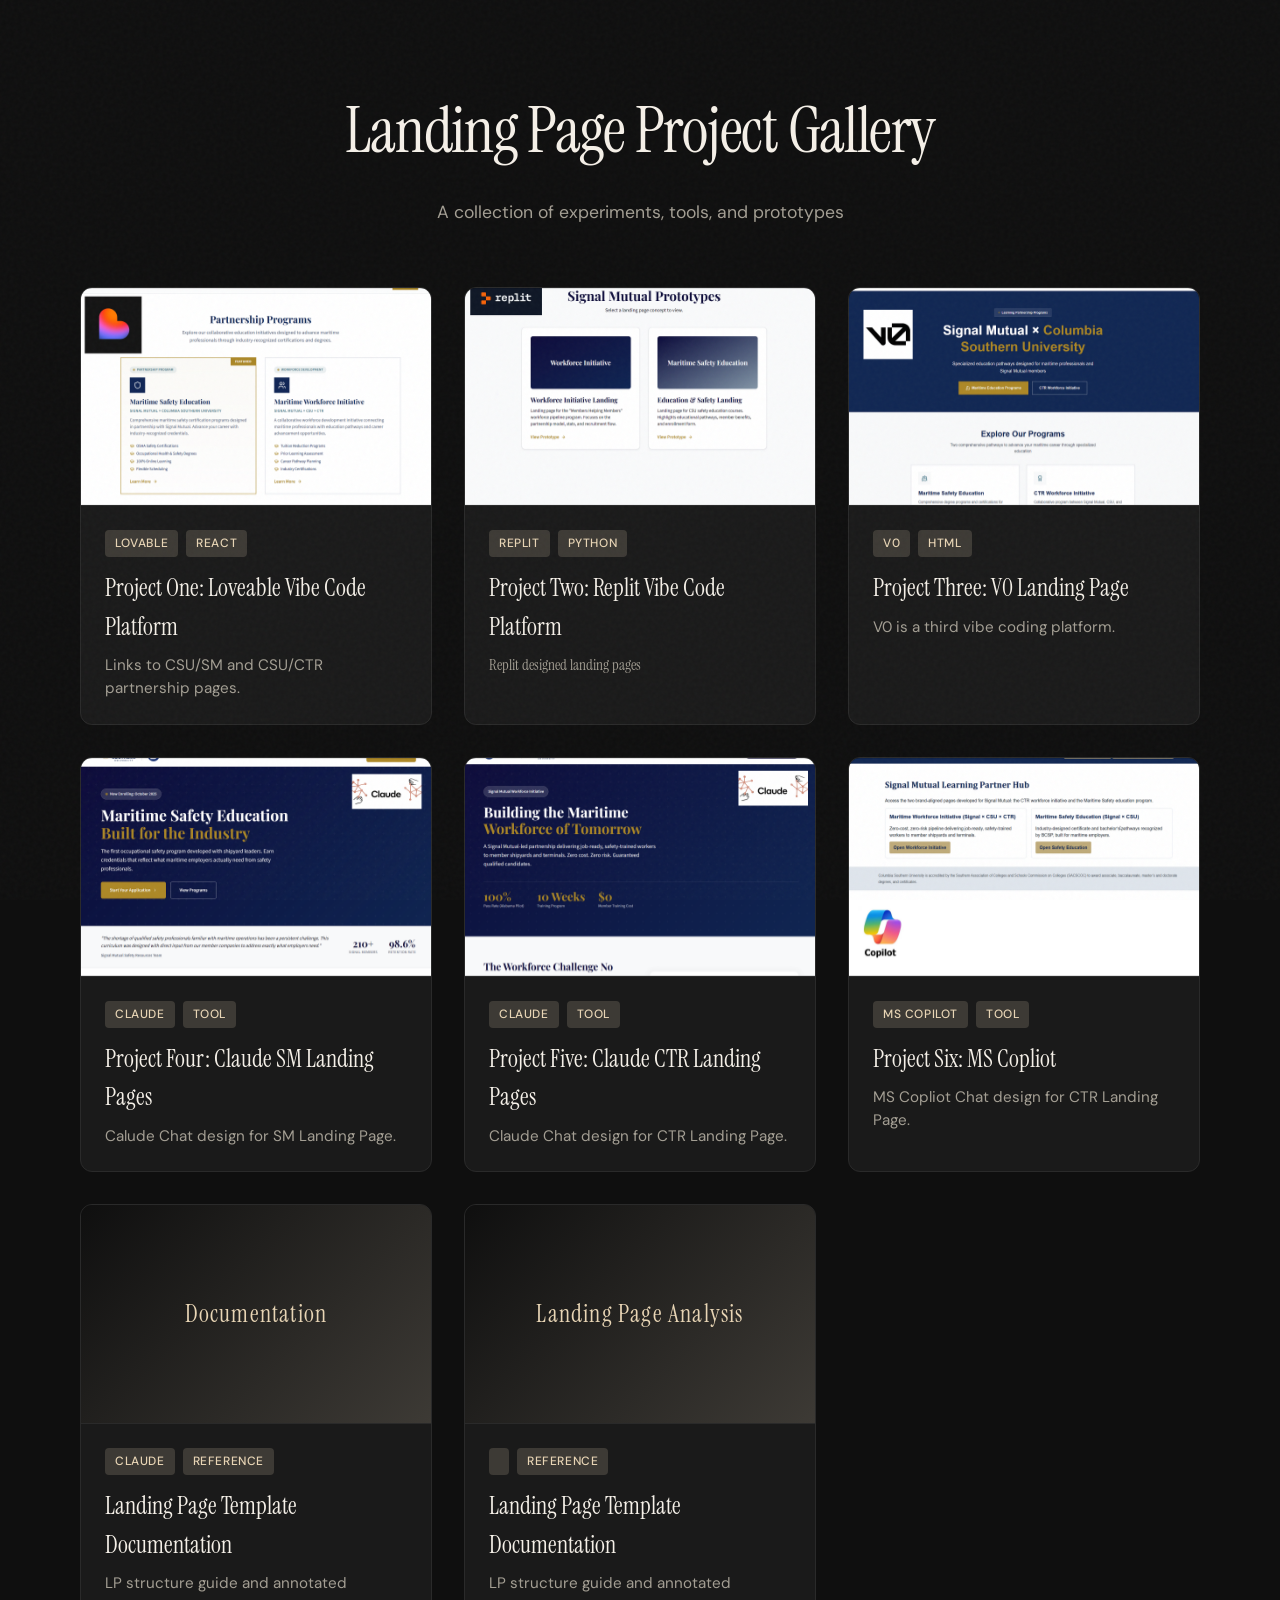
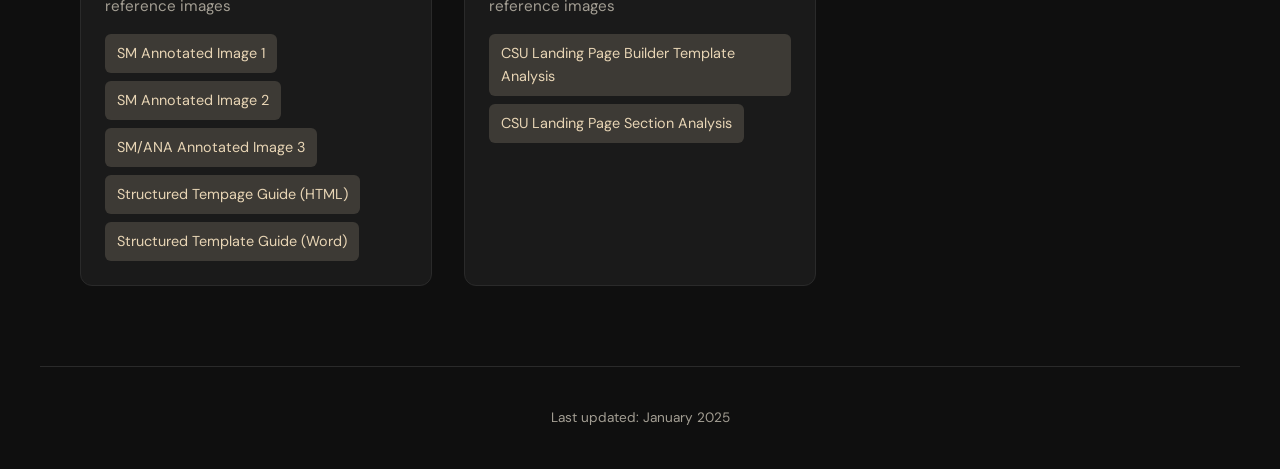
<file: index.html>
<!DOCTYPE html>
<html lang="en">
<head>
    <meta charset="UTF-8">
    <meta name="viewport" content="width=device-width, initial-scale=1.0">
    <title>Project Gallery</title>
    <link rel="stylesheet" href="style.css">
    <link rel="preconnect" href="https://fonts.googleapis.com">
    <link rel="preconnect" href="https://fonts.gstatic.com" crossorigin>
    <link href="https://fonts.googleapis.com/css2?family=DM+Sans:wght@400;500&family=Instrument+Serif&display=swap" rel="stylesheet">
</head>
<body>
    <header>
        <h1>Landing Page Project Gallery</h1>
        <p class="subtitle">A collection of experiments, tools, and prototypes</p>
    </header>

    <main class="gallery">
        <!-- ============================================
             HOW TO ADD A NEW PROJECT:
             1. Copy one <article class="card"> block
             2. Replace the image src with your screenshot
             3. Update the title, description, and link
             4. Add appropriate tags
        ============================================ -->

        <article class="card">
            <a href="https://csu-link-hub.lovable.app" target="_blank" rel="noopener">
                <div class="card-image">
                    <img src="lov01.png" alt="Loveable Landing Page">
                </div>
                <div class="card-content">
                    <div class="card-tags">
                        <span class="tag">Lovable</span>
                        <span class="tag">React</span>
                    </div>
                    <h2>Project One: Loveable Vibe Code Platform</h2>
                    <p>Links to CSU/SM and CSU/CTR partnership pages.</p>
                </div>
            </a>
        </article>

        <article class="card">
            <a href="https://page-revisions--ericseverson1.replit.app" target="_blank" rel="noopener">
                <div class="card-image">
                    <img src="rep01.png" alt="Replit Landing Pages">
                </div>
                <div class="card-content">
                    <div class="card-tags">
                        <span class="tag">Replit</span>
                        <span class="tag">Python</span>
                    </div>
                    <h2>Project Two: Replit Vibe Code Platform<h2>
                    <p>Replit designed landing pages</p>
                </div>
            </a>
        </article>

        <article class="card">
            <a href="https://v0-landing-page-revisions.vercel.app/" target="_blank" rel="noopener">
                <div class="card-image">
                    <img src="V0-01.png" alt="Project Three screenshot">
                </div>
                <div class="card-content">
                    <div class="card-tags">
                        <span class="tag">v0</span>
                        <span class="tag">HTML</span>
                    </div>
                    <h2>Project Three: V0 Landing Page</h2>
                    <p>V0 is a third vibe coding platform.</p>
                </div>
            </a>
        </article>

        <article class="card">
            <a href="https://csu-gallery.onrender.com/claude-sm.html" target="_blank" rel="noopener">
                <div class="card-image">
                    <img src="claude01.png" alt="Claude SM Landing Pages">
                </div>
                <div class="card-content">
                    <div class="card-tags">
                        <span class="tag">Claude</span>
                        <span class="tag">Tool</span>
                    </div>
                    <h2>Project Four: Claude SM Landing Pages</h2>
                    <p>Calude Chat design for SM Landing Page.</p>
                </div>
            </a>
        </article>

                <article class="card">
            <a href="https://csu-gallery.onrender.com/claude-ctr.html" target="_blank" rel="noopener">
                <div class="card-image">
                    <img src="claude02.png" alt="Claude CTR Landing Pages">
                </div>
                <div class="card-content">
                    <div class="card-tags">
                        <span class="tag">Claude</span>
                        <span class="tag">Tool</span>
                    </div>
                    <h2>Project Five: Claude CTR Landing Pages</h2>
                    <p>Claude Chat design for CTR Landing Page.</p>
                </div>
            </a>
        </article>
        <!-- Add more cards here -->

                <article class="card">
            <a href="https://csu-gallery.onrender.com/signal-hub.html" target="_blank" rel="noopener">
                <div class="card-image">
                    <img src="mscopilot01.png" alt="MS Copliot Landing Pages">
                </div>
                <div class="card-content">
                    <div class="card-tags">
                        <span class="tag">MS Copilot</span>
                        <span class="tag">Tool</span>
                    </div>
                    <h2>Project Six: MS Copliot</h2>
                    <p>MS Copliot Chat design for CTR Landing Page.</p>
                </div>
            </a>
        </article>
        
<article class="card card-docs">
    <div class="card-label">
        <span>Documentation</span>
    </div>
    <div class="card-content">
        <div class="card-tags">
            <span class="tag">Claude</span>
            <span class="tag">Reference</span>
        </div>
        <h2>Landing Page Template Documentation</h2>
        <p>LP structure guide and annotated reference images</p>
        <ul class="doc-links">
            <li><a href="sm-annotated_lp-01.png" target="_blank" rel="noopener">SM Annotated Image 1</a></li>
            <li><a href="sm-annotated_lp-02.png" target="_blank" rel="noopener">SM Annotated Image 2</a></li>
            <li><a href="combo-annotated_lp-01.png" target="_blank" rel="noopener">SM/ANA Annotated Image 3</a></li>
            <li><a href="ana-vs-sm-lp-compare.html" target="_blank" rel="noopener">Structured Tempage Guide (HTML)</a></li>
            <li><a href="busdev-lp-lp-project.docx" target="_blank" rel="noopener">Structured Template Guide (Word)</a></li>
        </ul>
    </div>
</article>

<article class="card card-docs">
    <div class="card-label">
        <span>Landing Page Analysis</span>
    </div>
    <div class="card-content">
        <div class="card-tags">
            <span class="tag"></span>
            <span class="tag">Reference</span>
        </div>
        <h2>Landing Page Template Documentation</h2>
        <p>LP structure guide and annotated reference images</p>
        <ul class="doc-links">
            <li><a href="CSU-Landing-Page-Builder-Template-Analysis.html" target="_blank" rel="noopener">CSU Landing Page Builder Template Analysis</a></li>
            <li><a href="CSU-Landing-Page-Section-Analysis.html" target="_blank" rel="noopener">CSU Landing Page Section Analysis</a></li>
        </ul>
    </div>
</article>

    </main>

    <footer>
        <p>Last updated: January 2025</p>
    </footer>
</body>
</html>
</file>
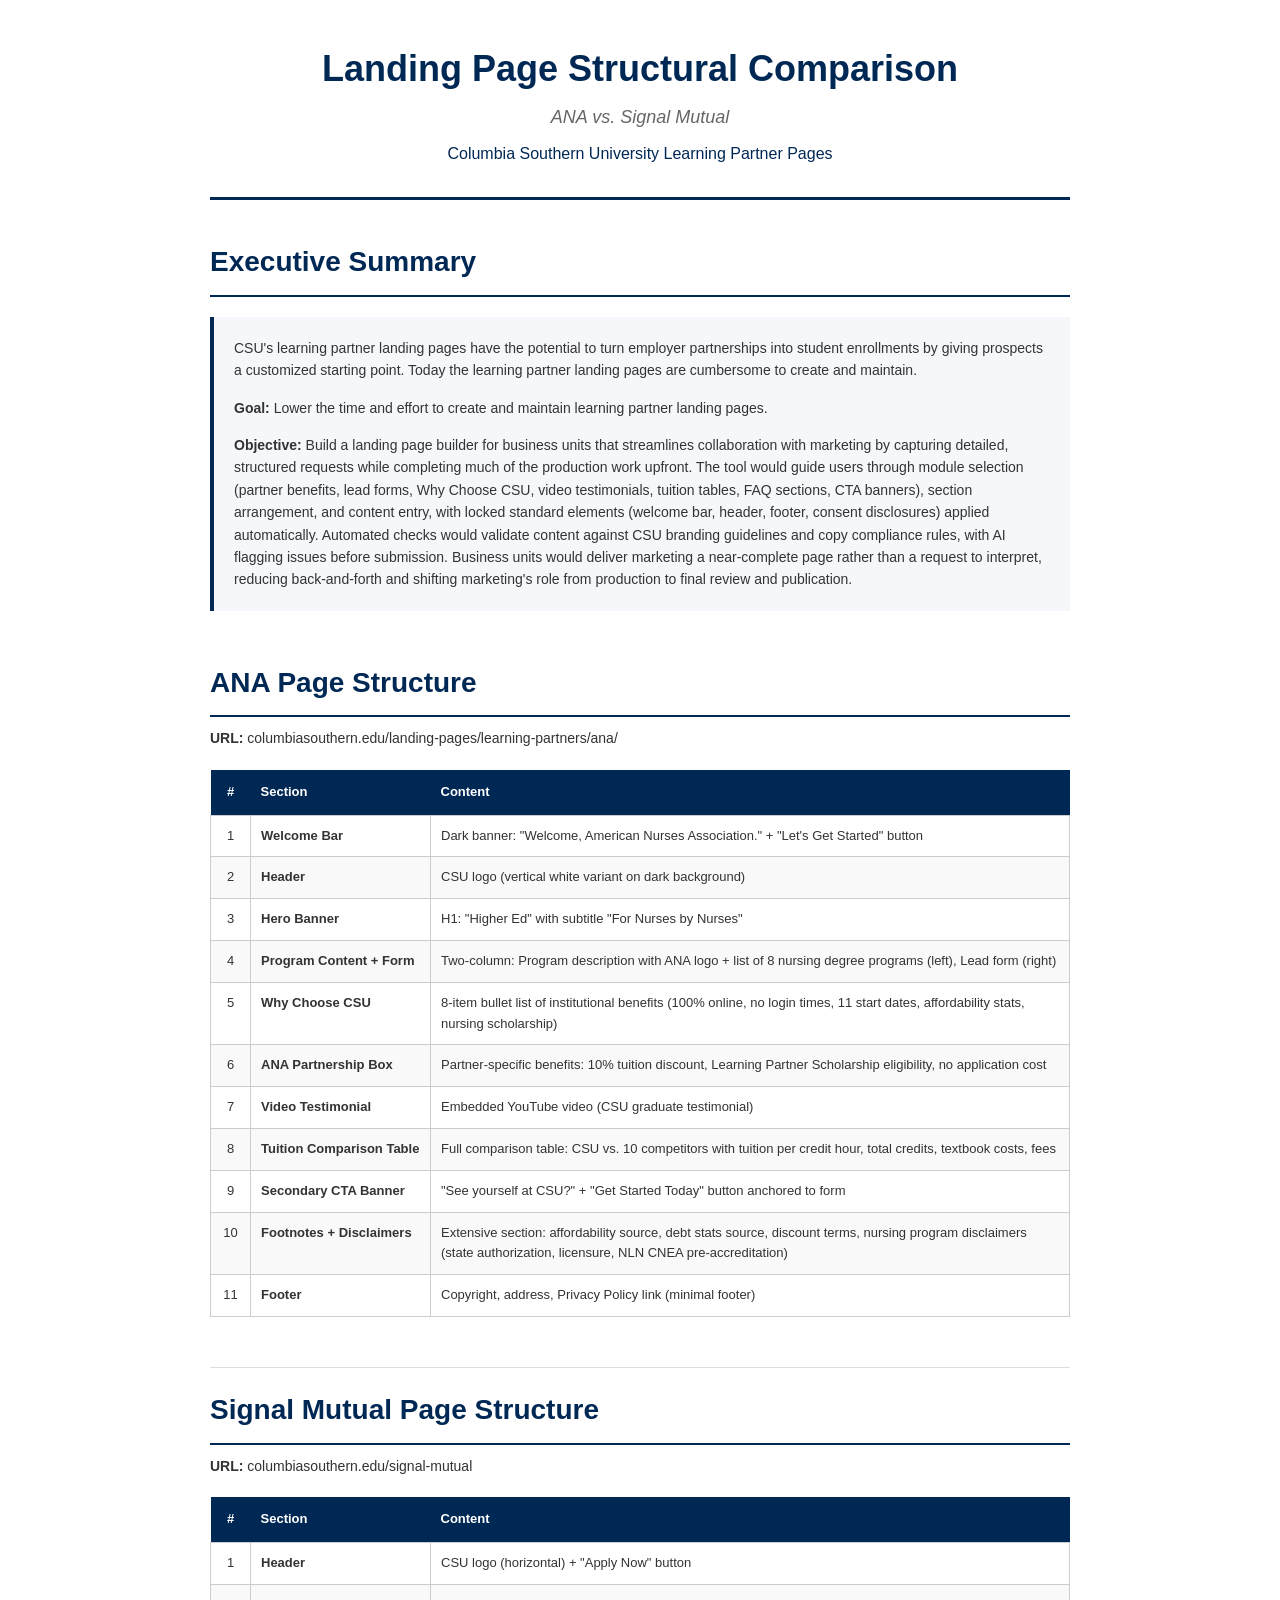
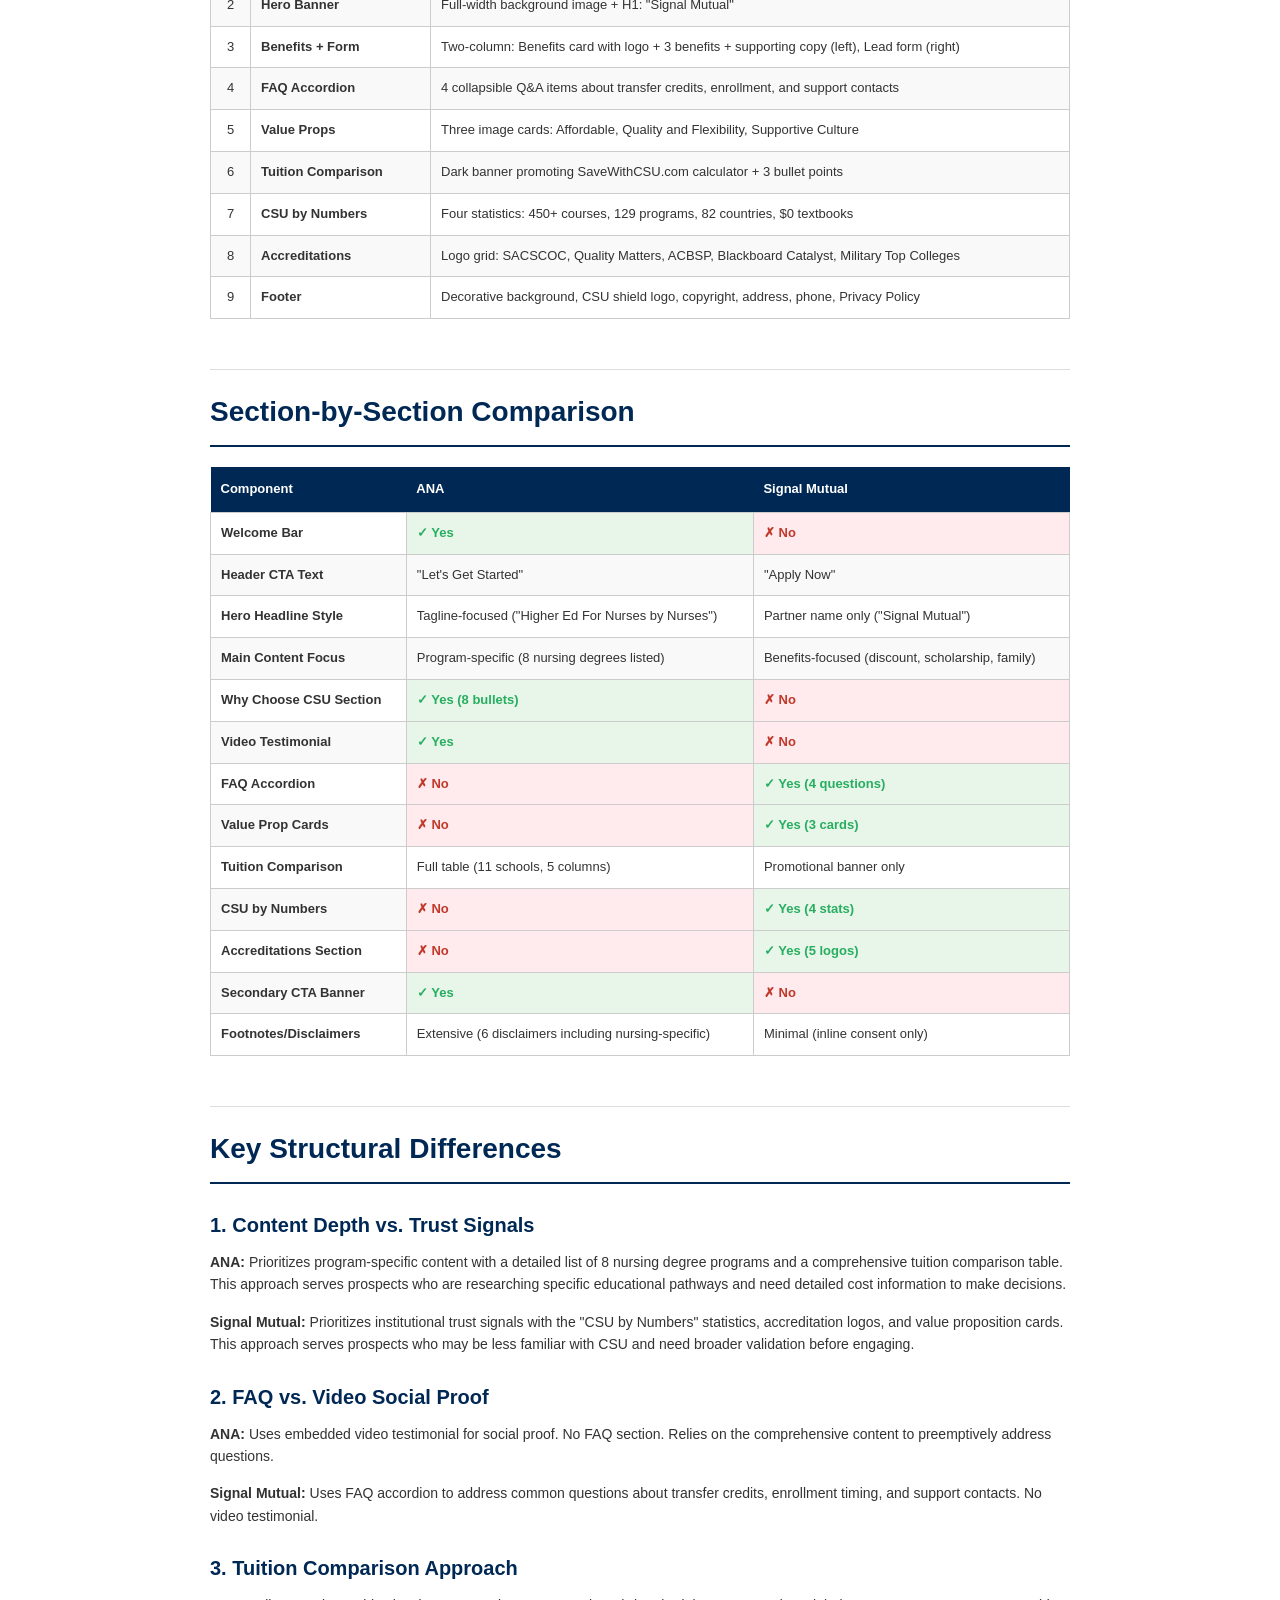
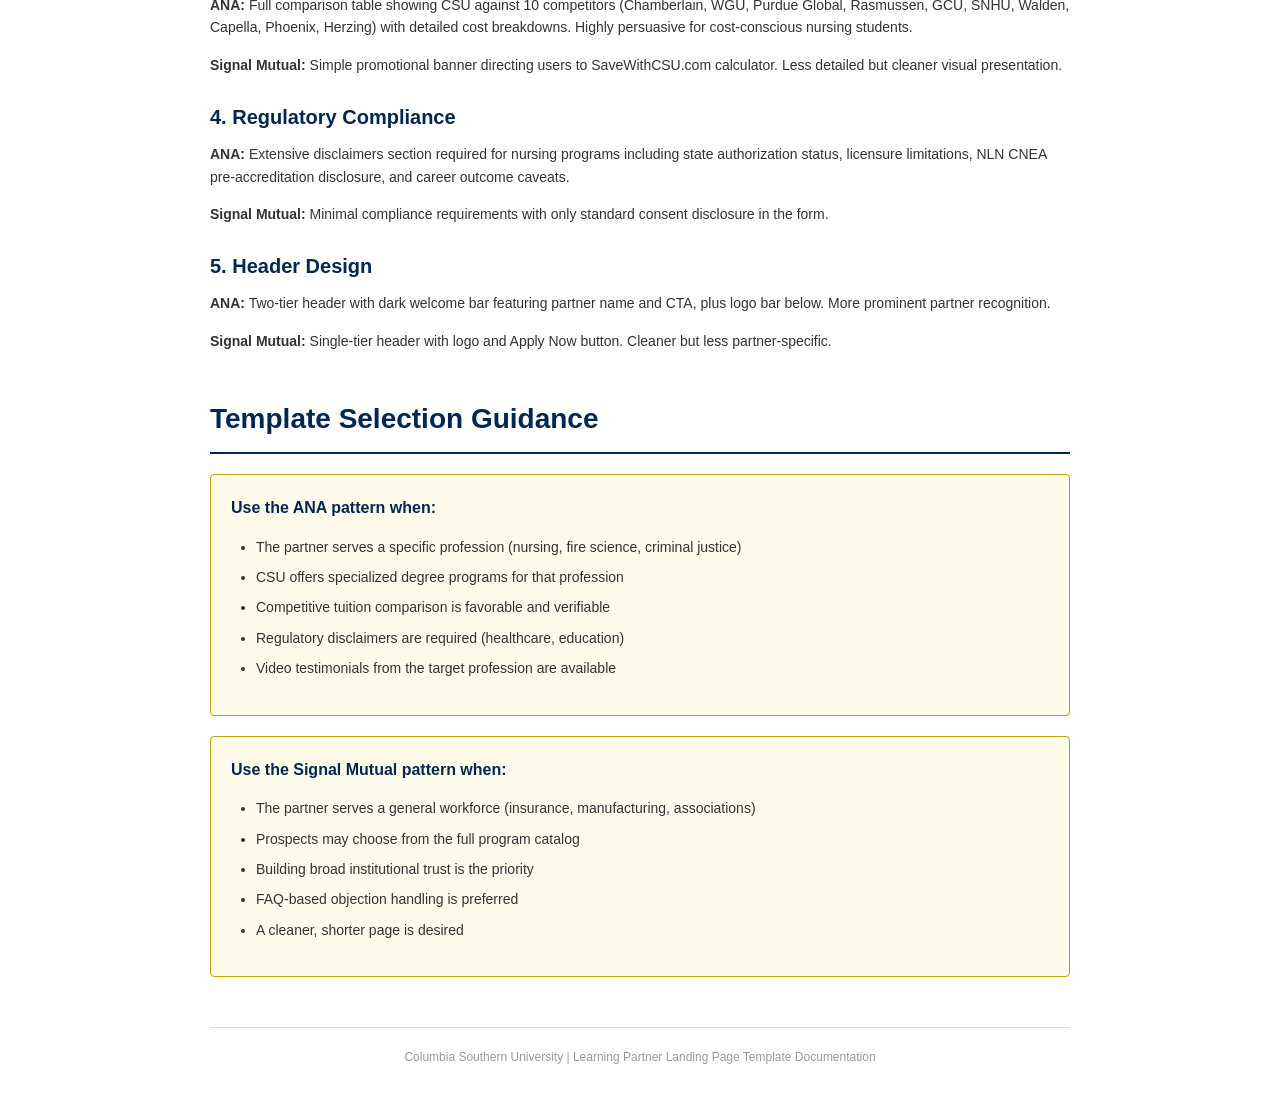
<file: ana-vs-sm-lp-compare.html>
<!DOCTYPE html>
<html lang="en">
<head>
    <meta charset="UTF-8">
    <meta name="viewport" content="width=device-width, initial-scale=1.0">
    <title>Landing Page Structural Comparison: ANA vs. Signal Mutual</title>
    <style>
        :root {
            --csu-navy: #002855;
            --csu-gold: #C4A000;
            --dark-gray: #333333;
            --med-gray: #666666;
            --light-gray: #E5E5E5;
            --green-check: #27ae60;
            --red-x: #c0392b;
        }
        
        * {
            box-sizing: border-box;
            margin: 0;
            padding: 0;
        }
        
        body {
            font-family: Arial, sans-serif;
            font-size: 14px;
            line-height: 1.6;
            color: var(--dark-gray);
            max-width: 900px;
            margin: 0 auto;
            padding: 40px 20px;
            background-color: #fff;
        }
        
        h1 {
            color: var(--csu-navy);
            font-size: 28px;
            margin-bottom: 10px;
            padding-top: 30px;
            border-bottom: 2px solid var(--csu-navy);
            padding-bottom: 10px;
        }
        
        h1:first-of-type {
            padding-top: 0;
        }
        
        h2 {
            color: var(--csu-navy);
            font-size: 20px;
            margin-top: 25px;
            margin-bottom: 10px;
        }
        
        h3 {
            color: var(--dark-gray);
            font-size: 16px;
            margin-top: 20px;
            margin-bottom: 8px;
        }
        
        p {
            margin-bottom: 15px;
        }
        
        .title-section {
            text-align: center;
            margin-bottom: 40px;
            padding-bottom: 30px;
            border-bottom: 3px solid var(--csu-navy);
        }
        
        .title-section h1 {
            font-size: 36px;
            border: none;
            padding-bottom: 0;
            margin-bottom: 5px;
        }
        
        .subtitle {
            color: var(--med-gray);
            font-size: 18px;
            font-style: italic;
        }
        
        .org-name {
            color: var(--csu-navy);
            font-size: 16px;
            margin-top: 10px;
        }
        
        table {
            width: 100%;
            border-collapse: collapse;
            margin: 20px 0;
            font-size: 13px;
        }
        
        th {
            background-color: var(--csu-navy);
            color: white;
            font-weight: bold;
            text-align: left;
            padding: 12px 10px;
        }
        
        td {
            padding: 10px;
            border: 1px solid #ccc;
            vertical-align: top;
        }
        
        tr:nth-child(even) {
            background-color: #f9f9f9;
        }
        
        .check {
            color: var(--green-check);
            font-weight: bold;
        }
        
        .check-cell {
            background-color: #e8f5e9;
        }
        
        .x {
            color: var(--red-x);
            font-weight: bold;
        }
        
        .x-cell {
            background-color: #ffebee;
        }
        
        ul {
            margin: 15px 0 15px 25px;
        }
        
        li {
            margin-bottom: 8px;
        }
        
        .label {
            font-weight: bold;
        }
        
        .section-num {
            display: inline-block;
            width: 24px;
            height: 24px;
            background-color: var(--csu-navy);
            color: white;
            text-align: center;
            line-height: 24px;
            border-radius: 50%;
            font-size: 12px;
            margin-right: 8px;
        }
        
        .page-break {
            page-break-before: always;
            margin-top: 50px;
            padding-top: 20px;
            border-top: 1px solid #ddd;
        }
        
        .executive-summary {
            background-color: #f5f7fa;
            padding: 20px;
            border-left: 4px solid var(--csu-navy);
            margin: 20px 0;
        }
        
        .guidance-box {
            background-color: #fffbeb;
            border: 1px solid var(--csu-gold);
            padding: 20px;
            margin: 20px 0;
            border-radius: 4px;
        }
        
        .guidance-box h3 {
            color: var(--csu-navy);
            margin-top: 0;
        }
        
        code {
            font-family: 'Courier New', monospace;
            background-color: #f0f0f0;
            padding: 2px 6px;
            border-radius: 3px;
            font-size: 12px;
        }
        
        @media print {
            body {
                padding: 20px;
            }
            .page-break {
                page-break-before: always;
            }
        }
    </style>
</head>
<body>

    <div class="title-section">
        <h1>Landing Page Structural Comparison</h1>
        <div class="subtitle">ANA vs. Signal Mutual</div>
        <div class="org-name">Columbia Southern University Learning Partner Pages</div>
    </div>

    <h1>Executive Summary</h1>
    <div class="executive-summary">
        <p>CSU's learning partner landing pages have the potential to turn employer partnerships into student enrollments by giving prospects a customized starting point. Today the learning partner landing pages are cumbersome to create and maintain.</p>
        <p><span class="label">Goal:</span> Lower the time and effort to create and maintain learning partner landing pages.</p>
        <p style="margin-bottom: 0;"><span class="label">Objective:</span> Build a landing page builder for business units that streamlines collaboration with marketing by capturing detailed, structured requests while completing much of the production work upfront. The tool would guide users through module selection (partner benefits, lead forms, Why Choose CSU, video testimonials, tuition tables, FAQ sections, CTA banners), section arrangement, and content entry, with locked standard elements (welcome bar, header, footer, consent disclosures) applied automatically. Automated checks would validate content against CSU branding guidelines and copy compliance rules, with AI flagging issues before submission. Business units would deliver marketing a near-complete page rather than a request to interpret, reducing back-and-forth and shifting marketing's role from production to final review and publication.</p>
    </div>

    <h1>ANA Page Structure</h1>
    <p><span class="label">URL:</span> columbiasouthern.edu/landing-pages/learning-partners/ana/</p>
    
    <table>
        <thead>
            <tr>
                <th style="width: 40px; text-align: center;">#</th>
                <th style="width: 180px;">Section</th>
                <th>Content</th>
            </tr>
        </thead>
        <tbody>
            <tr>
                <td style="text-align: center;">1</td>
                <td><strong>Welcome Bar</strong></td>
                <td>Dark banner: "Welcome, American Nurses Association." + "Let's Get Started" button</td>
            </tr>
            <tr>
                <td style="text-align: center;">2</td>
                <td><strong>Header</strong></td>
                <td>CSU logo (vertical white variant on dark background)</td>
            </tr>
            <tr>
                <td style="text-align: center;">3</td>
                <td><strong>Hero Banner</strong></td>
                <td>H1: "Higher Ed" with subtitle "For Nurses by Nurses"</td>
            </tr>
            <tr>
                <td style="text-align: center;">4</td>
                <td><strong>Program Content + Form</strong></td>
                <td>Two-column: Program description with ANA logo + list of 8 nursing degree programs (left), Lead form (right)</td>
            </tr>
            <tr>
                <td style="text-align: center;">5</td>
                <td><strong>Why Choose CSU</strong></td>
                <td>8-item bullet list of institutional benefits (100% online, no login times, 11 start dates, affordability stats, nursing scholarship)</td>
            </tr>
            <tr>
                <td style="text-align: center;">6</td>
                <td><strong>ANA Partnership Box</strong></td>
                <td>Partner-specific benefits: 10% tuition discount, Learning Partner Scholarship eligibility, no application cost</td>
            </tr>
            <tr>
                <td style="text-align: center;">7</td>
                <td><strong>Video Testimonial</strong></td>
                <td>Embedded YouTube video (CSU graduate testimonial)</td>
            </tr>
            <tr>
                <td style="text-align: center;">8</td>
                <td><strong>Tuition Comparison Table</strong></td>
                <td>Full comparison table: CSU vs. 10 competitors with tuition per credit hour, total credits, textbook costs, fees</td>
            </tr>
            <tr>
                <td style="text-align: center;">9</td>
                <td><strong>Secondary CTA Banner</strong></td>
                <td>"See yourself at CSU?" + "Get Started Today" button anchored to form</td>
            </tr>
            <tr>
                <td style="text-align: center;">10</td>
                <td><strong>Footnotes + Disclaimers</strong></td>
                <td>Extensive section: affordability source, debt stats source, discount terms, nursing program disclaimers (state authorization, licensure, NLN CNEA pre-accreditation)</td>
            </tr>
            <tr>
                <td style="text-align: center;">11</td>
                <td><strong>Footer</strong></td>
                <td>Copyright, address, Privacy Policy link (minimal footer)</td>
            </tr>
        </tbody>
    </table>

    <div class="page-break">
        <h1>Signal Mutual Page Structure</h1>
    </div>
    <p><span class="label">URL:</span> columbiasouthern.edu/signal-mutual</p>
    
    <table>
        <thead>
            <tr>
                <th style="width: 40px; text-align: center;">#</th>
                <th style="width: 180px;">Section</th>
                <th>Content</th>
            </tr>
        </thead>
        <tbody>
            <tr>
                <td style="text-align: center;">1</td>
                <td><strong>Header</strong></td>
                <td>CSU logo (horizontal) + "Apply Now" button</td>
            </tr>
            <tr>
                <td style="text-align: center;">2</td>
                <td><strong>Hero Banner</strong></td>
                <td>Full-width background image + H1: "Signal Mutual"</td>
            </tr>
            <tr>
                <td style="text-align: center;">3</td>
                <td><strong>Benefits + Form</strong></td>
                <td>Two-column: Benefits card with logo + 3 benefits + supporting copy (left), Lead form (right)</td>
            </tr>
            <tr>
                <td style="text-align: center;">4</td>
                <td><strong>FAQ Accordion</strong></td>
                <td>4 collapsible Q&A items about transfer credits, enrollment, and support contacts</td>
            </tr>
            <tr>
                <td style="text-align: center;">5</td>
                <td><strong>Value Props</strong></td>
                <td>Three image cards: Affordable, Quality and Flexibility, Supportive Culture</td>
            </tr>
            <tr>
                <td style="text-align: center;">6</td>
                <td><strong>Tuition Comparison</strong></td>
                <td>Dark banner promoting SaveWithCSU.com calculator + 3 bullet points</td>
            </tr>
            <tr>
                <td style="text-align: center;">7</td>
                <td><strong>CSU by Numbers</strong></td>
                <td>Four statistics: 450+ courses, 129 programs, 82 countries, $0 textbooks</td>
            </tr>
            <tr>
                <td style="text-align: center;">8</td>
                <td><strong>Accreditations</strong></td>
                <td>Logo grid: SACSCOC, Quality Matters, ACBSP, Blackboard Catalyst, Military Top Colleges</td>
            </tr>
            <tr>
                <td style="text-align: center;">9</td>
                <td><strong>Footer</strong></td>
                <td>Decorative background, CSU shield logo, copyright, address, phone, Privacy Policy</td>
            </tr>
        </tbody>
    </table>

    <div class="page-break">
        <h1>Section-by-Section Comparison</h1>
    </div>
    
    <table>
        <thead>
            <tr>
                <th>Component</th>
                <th>ANA</th>
                <th>Signal Mutual</th>
            </tr>
        </thead>
        <tbody>
            <tr>
                <td><strong>Welcome Bar</strong></td>
                <td class="check-cell"><span class="check">✓ Yes</span></td>
                <td class="x-cell"><span class="x">✗ No</span></td>
            </tr>
            <tr>
                <td><strong>Header CTA Text</strong></td>
                <td>"Let's Get Started"</td>
                <td>"Apply Now"</td>
            </tr>
            <tr>
                <td><strong>Hero Headline Style</strong></td>
                <td>Tagline-focused ("Higher Ed For Nurses by Nurses")</td>
                <td>Partner name only ("Signal Mutual")</td>
            </tr>
            <tr>
                <td><strong>Main Content Focus</strong></td>
                <td>Program-specific (8 nursing degrees listed)</td>
                <td>Benefits-focused (discount, scholarship, family)</td>
            </tr>
            <tr>
                <td><strong>Why Choose CSU Section</strong></td>
                <td class="check-cell"><span class="check">✓ Yes (8 bullets)</span></td>
                <td class="x-cell"><span class="x">✗ No</span></td>
            </tr>
            <tr>
                <td><strong>Video Testimonial</strong></td>
                <td class="check-cell"><span class="check">✓ Yes</span></td>
                <td class="x-cell"><span class="x">✗ No</span></td>
            </tr>
            <tr>
                <td><strong>FAQ Accordion</strong></td>
                <td class="x-cell"><span class="x">✗ No</span></td>
                <td class="check-cell"><span class="check">✓ Yes (4 questions)</span></td>
            </tr>
            <tr>
                <td><strong>Value Prop Cards</strong></td>
                <td class="x-cell"><span class="x">✗ No</span></td>
                <td class="check-cell"><span class="check">✓ Yes (3 cards)</span></td>
            </tr>
            <tr>
                <td><strong>Tuition Comparison</strong></td>
                <td>Full table (11 schools, 5 columns)</td>
                <td>Promotional banner only</td>
            </tr>
            <tr>
                <td><strong>CSU by Numbers</strong></td>
                <td class="x-cell"><span class="x">✗ No</span></td>
                <td class="check-cell"><span class="check">✓ Yes (4 stats)</span></td>
            </tr>
            <tr>
                <td><strong>Accreditations Section</strong></td>
                <td class="x-cell"><span class="x">✗ No</span></td>
                <td class="check-cell"><span class="check">✓ Yes (5 logos)</span></td>
            </tr>
            <tr>
                <td><strong>Secondary CTA Banner</strong></td>
                <td class="check-cell"><span class="check">✓ Yes</span></td>
                <td class="x-cell"><span class="x">✗ No</span></td>
            </tr>
            <tr>
                <td><strong>Footnotes/Disclaimers</strong></td>
                <td>Extensive (6 disclaimers including nursing-specific)</td>
                <td>Minimal (inline consent only)</td>
            </tr>
        </tbody>
    </table>

    <div class="page-break">
        <h1>Key Structural Differences</h1>
    </div>

    <h2>1. Content Depth vs. Trust Signals</h2>
    <p><span class="label">ANA:</span> Prioritizes program-specific content with a detailed list of 8 nursing degree programs and a comprehensive tuition comparison table. This approach serves prospects who are researching specific educational pathways and need detailed cost information to make decisions.</p>
    <p><span class="label">Signal Mutual:</span> Prioritizes institutional trust signals with the "CSU by Numbers" statistics, accreditation logos, and value proposition cards. This approach serves prospects who may be less familiar with CSU and need broader validation before engaging.</p>

    <h2>2. FAQ vs. Video Social Proof</h2>
    <p><span class="label">ANA:</span> Uses embedded video testimonial for social proof. No FAQ section. Relies on the comprehensive content to preemptively address questions.</p>
    <p><span class="label">Signal Mutual:</span> Uses FAQ accordion to address common questions about transfer credits, enrollment timing, and support contacts. No video testimonial.</p>

    <h2>3. Tuition Comparison Approach</h2>
    <p><span class="label">ANA:</span> Full comparison table showing CSU against 10 competitors (Chamberlain, WGU, Purdue Global, Rasmussen, GCU, SNHU, Walden, Capella, Phoenix, Herzing) with detailed cost breakdowns. Highly persuasive for cost-conscious nursing students.</p>
    <p><span class="label">Signal Mutual:</span> Simple promotional banner directing users to SaveWithCSU.com calculator. Less detailed but cleaner visual presentation.</p>

    <h2>4. Regulatory Compliance</h2>
    <p><span class="label">ANA:</span> Extensive disclaimers section required for nursing programs including state authorization status, licensure limitations, NLN CNEA pre-accreditation disclosure, and career outcome caveats.</p>
    <p><span class="label">Signal Mutual:</span> Minimal compliance requirements with only standard consent disclosure in the form.</p>

    <h2>5. Header Design</h2>
    <p><span class="label">ANA:</span> Two-tier header with dark welcome bar featuring partner name and CTA, plus logo bar below. More prominent partner recognition.</p>
    <p><span class="label">Signal Mutual:</span> Single-tier header with logo and Apply Now button. Cleaner but less partner-specific.</p>

    <h1>Template Selection Guidance</h1>

    <div class="guidance-box">
        <h3>Use the ANA pattern when:</h3>
        <ul>
            <li>The partner serves a specific profession (nursing, fire science, criminal justice)</li>
            <li>CSU offers specialized degree programs for that profession</li>
            <li>Competitive tuition comparison is favorable and verifiable</li>
            <li>Regulatory disclaimers are required (healthcare, education)</li>
            <li>Video testimonials from the target profession are available</li>
        </ul>
    </div>

    <div class="guidance-box">
        <h3>Use the Signal Mutual pattern when:</h3>
        <ul>
            <li>The partner serves a general workforce (insurance, manufacturing, associations)</li>
            <li>Prospects may choose from the full program catalog</li>
            <li>Building broad institutional trust is the priority</li>
            <li>FAQ-based objection handling is preferred</li>
            <li>A cleaner, shorter page is desired</li>
        </ul>
    </div>

    <div style="margin-top: 50px; padding-top: 20px; border-top: 1px solid #ddd; color: #999; font-size: 12px; text-align: center;">
        Columbia Southern University | Learning Partner Landing Page Template Documentation
    </div>

</body>
</html>
</file>
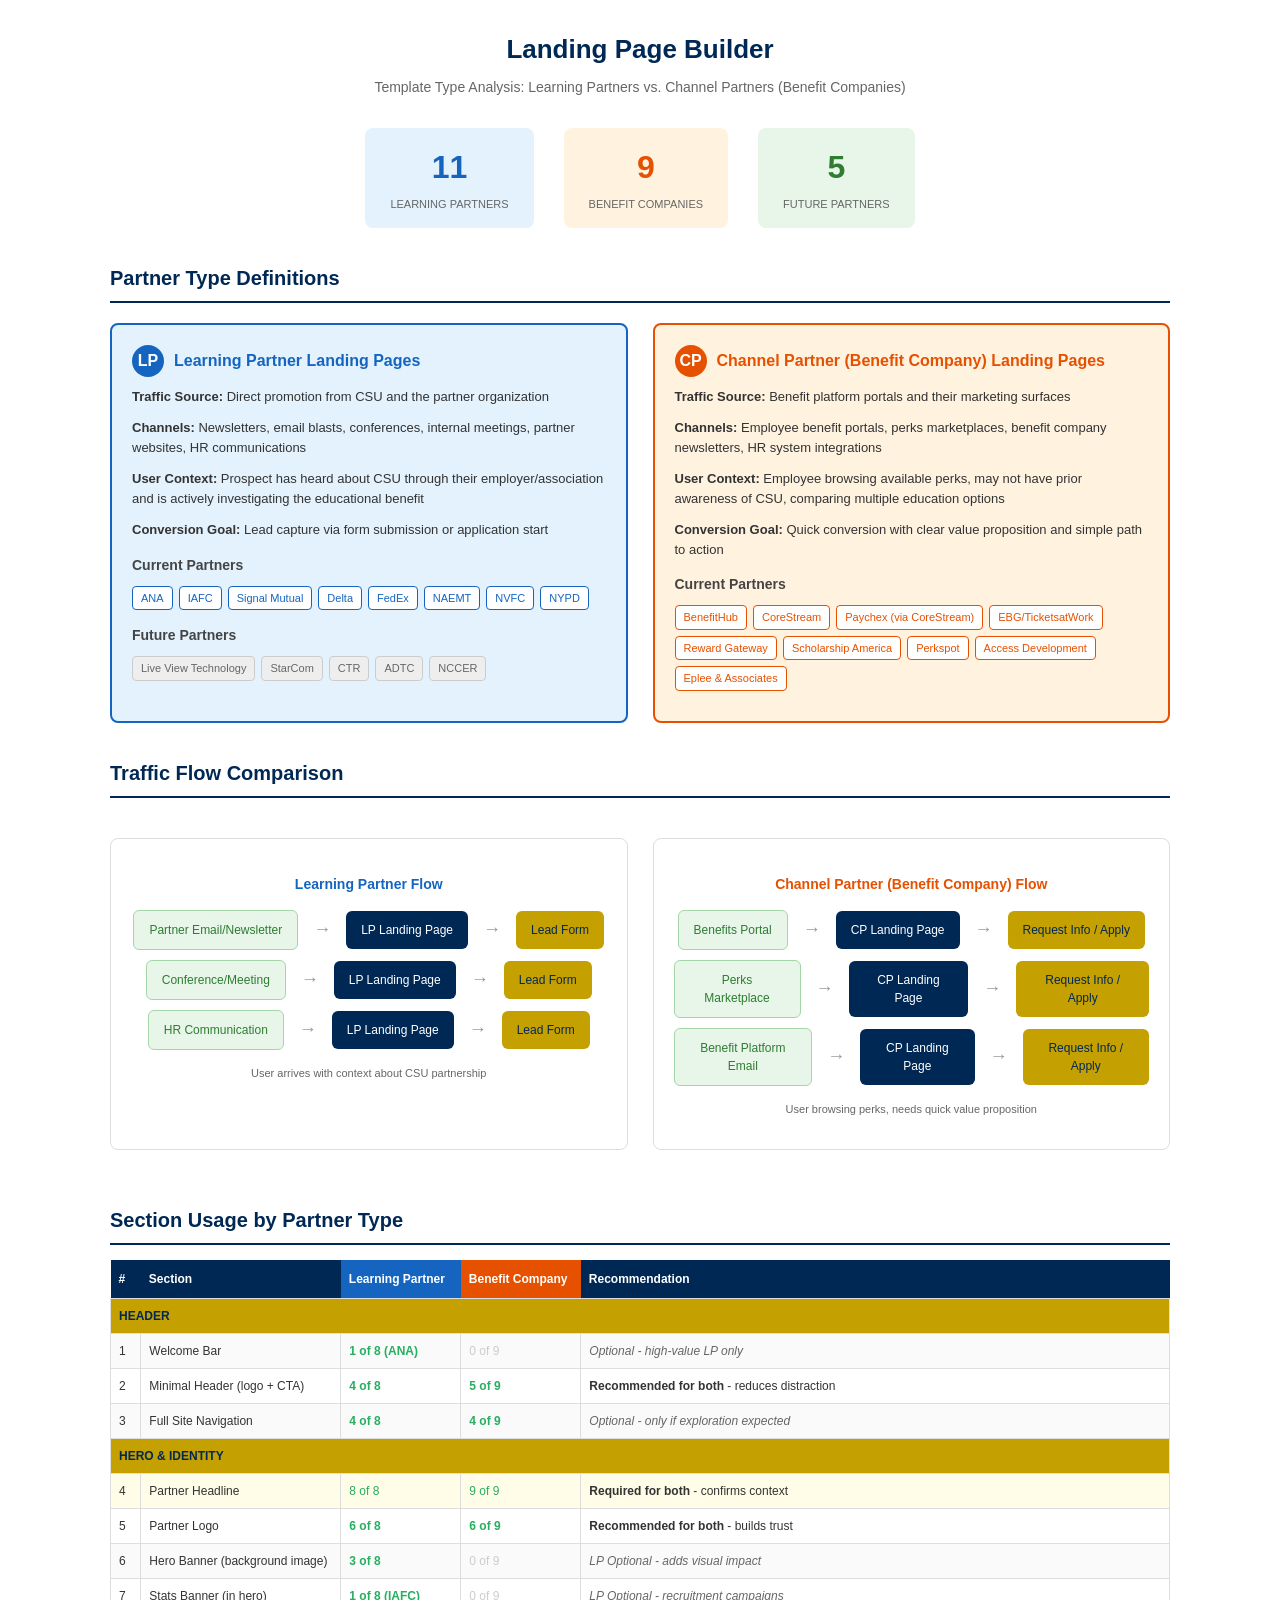
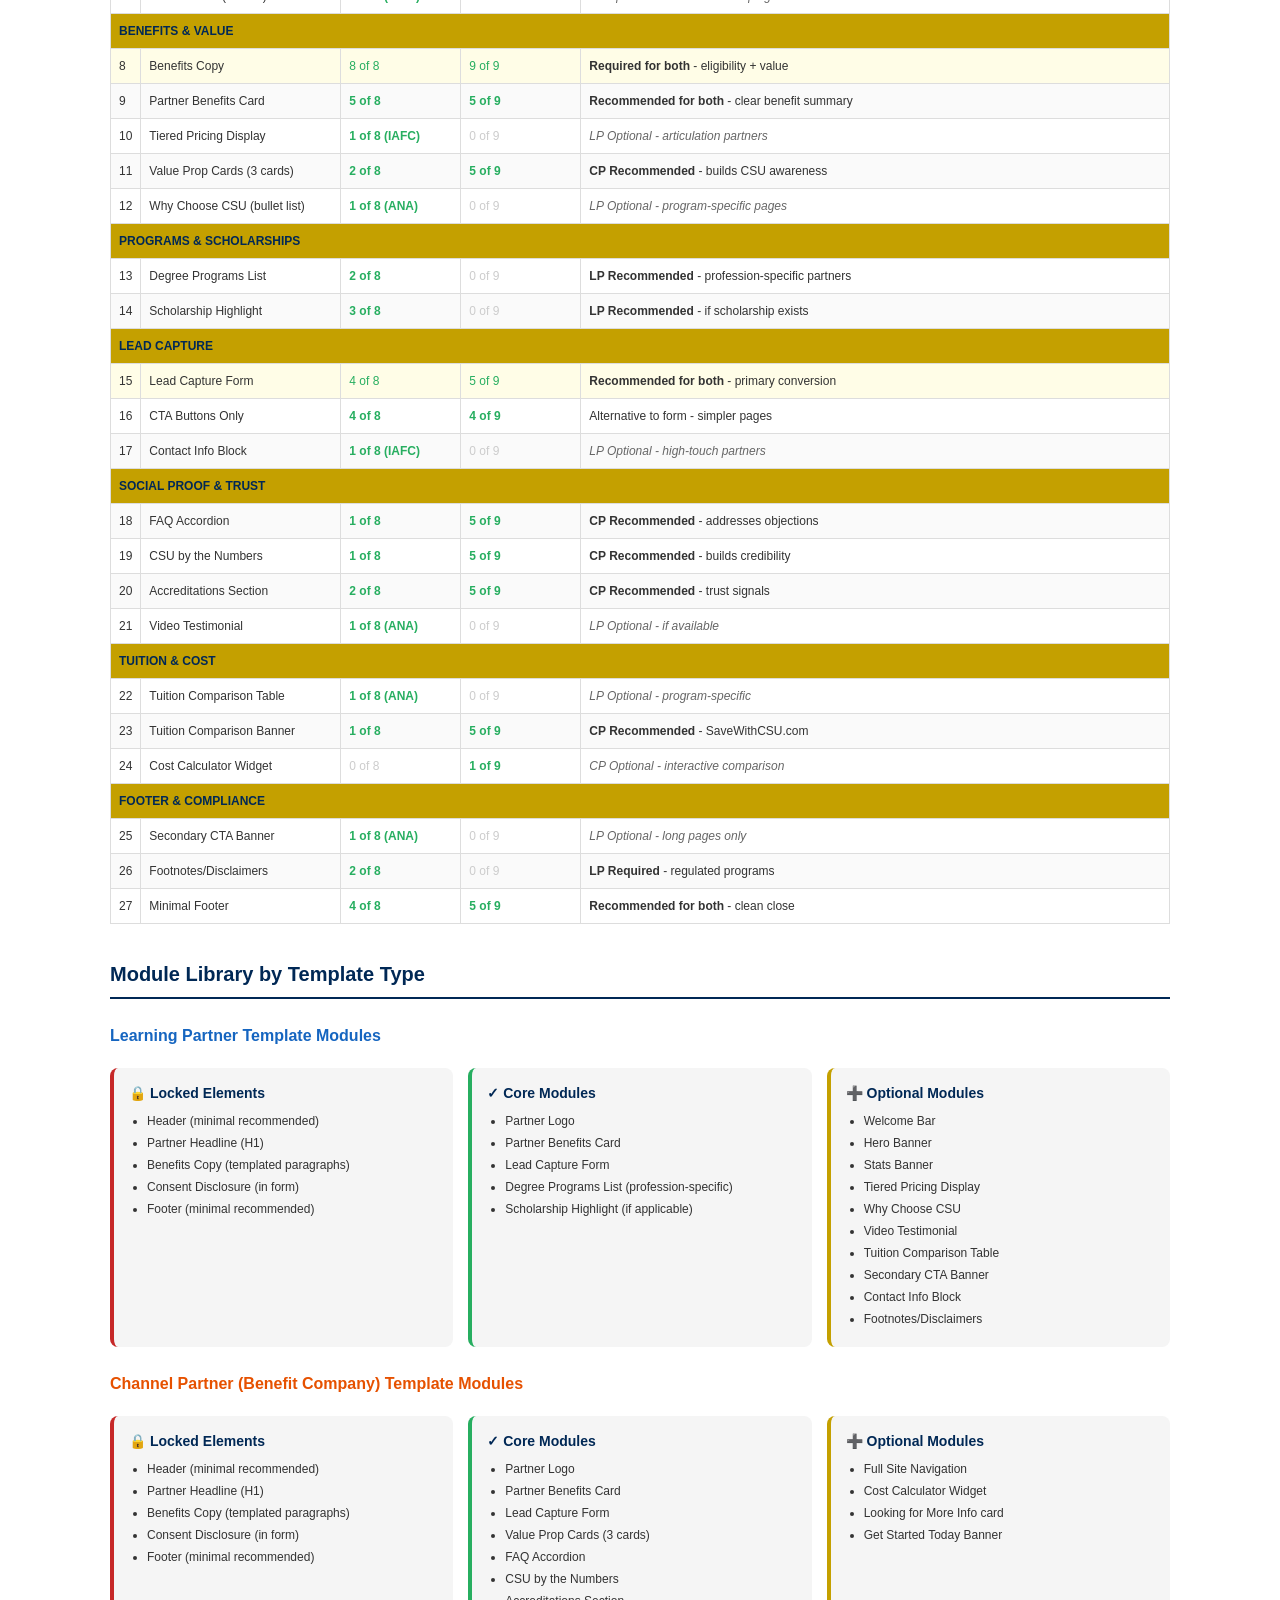
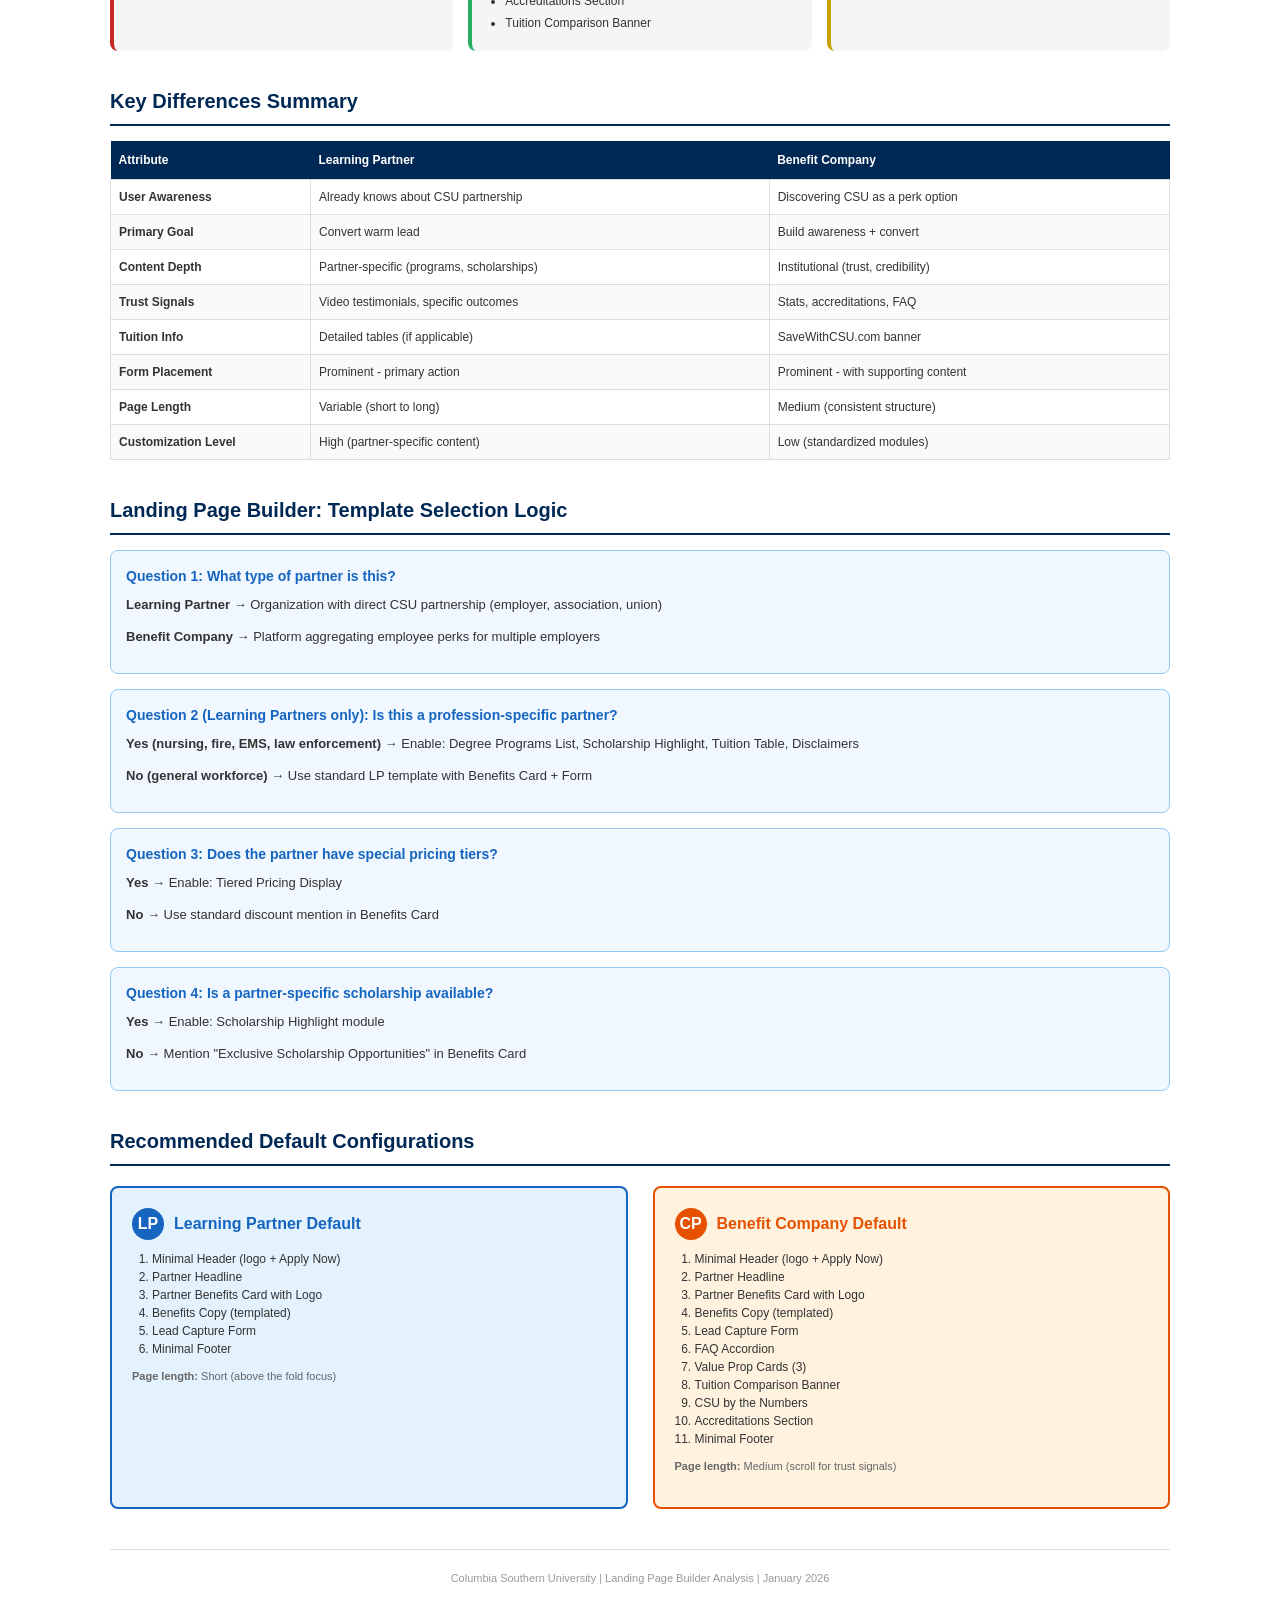
<file: CSU-Landing-Page-Builder-Template-Analysis.html>
<!DOCTYPE html>
<html lang="en">
<head>
    <meta charset="UTF-8">
    <meta name="viewport" content="width=device-width, initial-scale=1.0">
    <title>CSU Landing Page Builder - Template Type Analysis</title>
    <style>
        :root {
            --csu-navy: #002855;
            --csu-gold: #C4A000;
            --lp-color: #1565c0;
            --lp-bg: #e3f2fd;
            --cp-color: #e65100;
            --cp-bg: #fff3e0;
            --green: #27ae60;
            --red: #c0392b;
            --light-gray: #f5f5f5;
        }
        
        * { box-sizing: border-box; margin: 0; padding: 0; }
        
        body {
            font-family: Arial, sans-serif;
            font-size: 13px;
            line-height: 1.5;
            color: #333;
            max-width: 1100px;
            margin: 0 auto;
            padding: 30px 20px;
            background: #fff;
        }
        
        h1 {
            color: var(--csu-navy);
            font-size: 26px;
            margin-bottom: 8px;
            text-align: center;
        }
        
        .subtitle {
            text-align: center;
            color: #666;
            margin-bottom: 30px;
            font-size: 14px;
        }
        
        h2 {
            color: var(--csu-navy);
            font-size: 20px;
            margin: 35px 0 15px;
            padding-bottom: 8px;
            border-bottom: 2px solid var(--csu-navy);
        }
        
        h3 {
            color: var(--csu-navy);
            font-size: 16px;
            margin: 25px 0 10px;
        }
        
        h4 {
            font-size: 14px;
            margin: 15px 0 8px;
            color: #444;
        }
        
        p { margin-bottom: 12px; }
        
        .two-col {
            display: grid;
            grid-template-columns: 1fr 1fr;
            gap: 25px;
            margin: 20px 0;
        }
        
        .type-card {
            padding: 20px;
            border-radius: 8px;
            border: 2px solid;
        }
        
        .lp-card {
            background: var(--lp-bg);
            border-color: var(--lp-color);
        }
        
        .cp-card {
            background: var(--cp-bg);
            border-color: var(--cp-color);
        }
        
        .type-card h3 {
            margin-top: 0;
            display: flex;
            align-items: center;
            gap: 10px;
        }
        
        .lp-card h3 { color: var(--lp-color); }
        .cp-card h3 { color: var(--cp-color); }
        
        .type-icon {
            width: 32px;
            height: 32px;
            border-radius: 50%;
            display: flex;
            align-items: center;
            justify-content: center;
            font-size: 16px;
            color: white;
        }
        
        .lp-card .type-icon { background: var(--lp-color); }
        .cp-card .type-icon { background: var(--cp-color); }
        
        .partner-list {
            display: flex;
            flex-wrap: wrap;
            gap: 6px;
            margin: 10px 0;
        }
        
        .partner-tag {
            padding: 3px 8px;
            border-radius: 4px;
            font-size: 11px;
            font-weight: 500;
        }
        
        .lp-tag { background: white; color: var(--lp-color); border: 1px solid var(--lp-color); }
        .cp-tag { background: white; color: var(--cp-color); border: 1px solid var(--cp-color); }
        .future-tag { background: #eee; color: #666; border: 1px solid #ccc; }
        
        table {
            width: 100%;
            border-collapse: collapse;
            margin: 15px 0;
            font-size: 12px;
        }
        
        th {
            background: var(--csu-navy);
            color: white;
            padding: 10px 8px;
            text-align: left;
            font-weight: bold;
        }
        
        td {
            padding: 8px;
            border: 1px solid #ddd;
            vertical-align: top;
        }
        
        tr:nth-child(even) { background: #fafafa; }
        
        .check { color: var(--green); font-weight: bold; }
        .x { color: #ccc; }
        .optional { color: #666; font-style: italic; }
        
        .module-grid {
            display: grid;
            grid-template-columns: repeat(auto-fit, minmax(280px, 1fr));
            gap: 15px;
            margin: 20px 0;
        }
        
        .module-box {
            background: var(--light-gray);
            padding: 15px;
            border-radius: 8px;
            border-left: 4px solid var(--csu-navy);
        }
        
        .module-box h4 {
            margin-top: 0;
            color: var(--csu-navy);
        }
        
        .module-box ul {
            margin: 8px 0 0 18px;
            font-size: 12px;
        }
        
        .module-box li { margin-bottom: 4px; }
        
        .locked { border-left-color: #c62828; }
        .locked h4::before { content: "🔒 "; }
        
        .core { border-left-color: var(--green); }
        .core h4::before { content: "✓ "; }
        
        .optional-box { border-left-color: var(--csu-gold); }
        .optional-box h4::before { content: "➕ "; }
        
        .comparison-table th.lp-header { background: var(--lp-color); }
        .comparison-table th.cp-header { background: var(--cp-color); }
        
        .highlight-row td { background: #fffde7 !important; font-weight: 500; }
        
        .decision-box {
            background: #f0f7ff;
            border: 1px solid #90caf9;
            padding: 15px;
            border-radius: 8px;
            margin: 15px 0;
        }
        
        .decision-box h4 {
            color: var(--lp-color);
            margin-top: 0;
        }
        
        .flow-diagram {
            background: white;
            border: 1px solid #ddd;
            border-radius: 8px;
            padding: 20px;
            margin: 20px 0;
            text-align: center;
        }
        
        .flow-row {
            display: flex;
            justify-content: center;
            align-items: center;
            gap: 15px;
            margin: 10px 0;
        }
        
        .flow-box {
            padding: 10px 15px;
            border-radius: 6px;
            font-size: 12px;
            font-weight: 500;
        }
        
        .flow-source { background: #e8f5e9; color: #2e7d32; border: 1px solid #a5d6a7; }
        .flow-arrow { color: #999; font-size: 18px; }
        .flow-page { background: var(--csu-navy); color: white; }
        .flow-action { background: var(--csu-gold); color: var(--csu-navy); }
        
        .stat-row {
            display: flex;
            justify-content: center;
            gap: 30px;
            margin: 25px 0;
        }
        
        .stat-box {
            text-align: center;
            padding: 15px 25px;
            border-radius: 8px;
        }
        
        .stat-box.lp { background: var(--lp-bg); }
        .stat-box.cp { background: var(--cp-bg); }
        
        .stat-number {
            font-size: 32px;
            font-weight: bold;
        }
        
        .stat-box.lp .stat-number { color: var(--lp-color); }
        .stat-box.cp .stat-number { color: var(--cp-color); }
        
        .stat-label {
            font-size: 11px;
            color: #666;
            text-transform: uppercase;
            margin-top: 5px;
        }
        
        @media (max-width: 768px) {
            .two-col { grid-template-columns: 1fr; }
            .stat-row { flex-wrap: wrap; }
        }
    </style>
</head>
<body>

    <h1>Landing Page Builder</h1>
    <p class="subtitle">Template Type Analysis: Learning Partners vs. Channel Partners (Benefit Companies)</p>

    <div class="stat-row">
        <div class="stat-box lp">
            <div class="stat-number">11</div>
            <div class="stat-label">Learning Partners</div>
        </div>
        <div class="stat-box cp">
            <div class="stat-number">9</div>
            <div class="stat-label">Benefit Companies</div>
        </div>
        <div class="stat-box" style="background:#e8f5e9;">
            <div class="stat-number" style="color:#2e7d32;">5</div>
            <div class="stat-label">Future Partners</div>
        </div>
    </div>

    <h2>Partner Type Definitions</h2>
    
    <div class="two-col">
        <div class="type-card lp-card">
            <h3><span class="type-icon">LP</span> Learning Partner Landing Pages</h3>
            <p><strong>Traffic Source:</strong> Direct promotion from CSU and the partner organization</p>
            <p><strong>Channels:</strong> Newsletters, email blasts, conferences, internal meetings, partner websites, HR communications</p>
            <p><strong>User Context:</strong> Prospect has heard about CSU through their employer/association and is actively investigating the educational benefit</p>
            <p><strong>Conversion Goal:</strong> Lead capture via form submission or application start</p>
            <h4>Current Partners</h4>
            <div class="partner-list">
                <span class="partner-tag lp-tag">ANA</span>
                <span class="partner-tag lp-tag">IAFC</span>
                <span class="partner-tag lp-tag">Signal Mutual</span>
                <span class="partner-tag lp-tag">Delta</span>
                <span class="partner-tag lp-tag">FedEx</span>
                <span class="partner-tag lp-tag">NAEMT</span>
                <span class="partner-tag lp-tag">NVFC</span>
                <span class="partner-tag lp-tag">NYPD</span>
            </div>
            <h4>Future Partners</h4>
            <div class="partner-list">
                <span class="partner-tag future-tag">Live View Technology</span>
                <span class="partner-tag future-tag">StarCom</span>
                <span class="partner-tag future-tag">CTR</span>
                <span class="partner-tag future-tag">ADTC</span>
                <span class="partner-tag future-tag">NCCER</span>
            </div>
        </div>
        
        <div class="type-card cp-card">
            <h3><span class="type-icon">CP</span> Channel Partner (Benefit Company) Landing Pages</h3>
            <p><strong>Traffic Source:</strong> Benefit platform portals and their marketing surfaces</p>
            <p><strong>Channels:</strong> Employee benefit portals, perks marketplaces, benefit company newsletters, HR system integrations</p>
            <p><strong>User Context:</strong> Employee browsing available perks, may not have prior awareness of CSU, comparing multiple education options</p>
            <p><strong>Conversion Goal:</strong> Quick conversion with clear value proposition and simple path to action</p>
            <h4>Current Partners</h4>
            <div class="partner-list">
                <span class="partner-tag cp-tag">BenefitHub</span>
                <span class="partner-tag cp-tag">CoreStream</span>
                <span class="partner-tag cp-tag">Paychex (via CoreStream)</span>
                <span class="partner-tag cp-tag">EBG/TicketsatWork</span>
                <span class="partner-tag cp-tag">Reward Gateway</span>
                <span class="partner-tag cp-tag">Scholarship America</span>
                <span class="partner-tag cp-tag">Perkspot</span>
                <span class="partner-tag cp-tag">Access Development</span>
                <span class="partner-tag cp-tag">Eplee & Associates</span>
            </div>
        </div>
    </div>

    <h2>Traffic Flow Comparison</h2>
    
    <div class="two-col">
        <div class="flow-diagram">
            <h4 style="color:var(--lp-color);margin-bottom:15px;">Learning Partner Flow</h4>
            <div class="flow-row">
                <span class="flow-box flow-source">Partner Email/Newsletter</span>
                <span class="flow-arrow">→</span>
                <span class="flow-box flow-page">LP Landing Page</span>
                <span class="flow-arrow">→</span>
                <span class="flow-box flow-action">Lead Form</span>
            </div>
            <div class="flow-row">
                <span class="flow-box flow-source">Conference/Meeting</span>
                <span class="flow-arrow">→</span>
                <span class="flow-box flow-page">LP Landing Page</span>
                <span class="flow-arrow">→</span>
                <span class="flow-box flow-action">Lead Form</span>
            </div>
            <div class="flow-row">
                <span class="flow-box flow-source">HR Communication</span>
                <span class="flow-arrow">→</span>
                <span class="flow-box flow-page">LP Landing Page</span>
                <span class="flow-arrow">→</span>
                <span class="flow-box flow-action">Lead Form</span>
            </div>
            <p style="font-size:11px;color:#666;margin-top:15px;">User arrives with context about CSU partnership</p>
        </div>
        
        <div class="flow-diagram">
            <h4 style="color:var(--cp-color);margin-bottom:15px;">Channel Partner (Benefit Company) Flow</h4>
            <div class="flow-row">
                <span class="flow-box flow-source">Benefits Portal</span>
                <span class="flow-arrow">→</span>
                <span class="flow-box flow-page">CP Landing Page</span>
                <span class="flow-arrow">→</span>
                <span class="flow-box flow-action">Request Info / Apply</span>
            </div>
            <div class="flow-row">
                <span class="flow-box flow-source">Perks Marketplace</span>
                <span class="flow-arrow">→</span>
                <span class="flow-box flow-page">CP Landing Page</span>
                <span class="flow-arrow">→</span>
                <span class="flow-box flow-action">Request Info / Apply</span>
            </div>
            <div class="flow-row">
                <span class="flow-box flow-source">Benefit Platform Email</span>
                <span class="flow-arrow">→</span>
                <span class="flow-box flow-page">CP Landing Page</span>
                <span class="flow-arrow">→</span>
                <span class="flow-box flow-action">Request Info / Apply</span>
            </div>
            <p style="font-size:11px;color:#666;margin-top:15px;">User browsing perks, needs quick value proposition</p>
        </div>
    </div>

    <h2>Section Usage by Partner Type</h2>
    
    <table class="comparison-table">
        <thead>
            <tr>
                <th style="width:30px;">#</th>
                <th style="width:200px;">Section</th>
                <th class="lp-header" style="width:120px;">Learning Partner</th>
                <th class="cp-header" style="width:120px;">Benefit Company</th>
                <th>Recommendation</th>
            </tr>
        </thead>
        <tbody>
            <tr>
                <td colspan="5" style="background:var(--csu-gold);font-weight:bold;color:var(--csu-navy);">HEADER</td>
            </tr>
            <tr>
                <td>1</td>
                <td>Welcome Bar</td>
                <td class="check">1 of 8 (ANA)</td>
                <td class="x">0 of 9</td>
                <td class="optional">Optional - high-value LP only</td>
            </tr>
            <tr>
                <td>2</td>
                <td>Minimal Header (logo + CTA)</td>
                <td class="check">4 of 8</td>
                <td class="check">5 of 9</td>
                <td><strong>Recommended for both</strong> - reduces distraction</td>
            </tr>
            <tr>
                <td>3</td>
                <td>Full Site Navigation</td>
                <td class="check">4 of 8</td>
                <td class="check">4 of 9</td>
                <td class="optional">Optional - only if exploration expected</td>
            </tr>
            <tr>
                <td colspan="5" style="background:var(--csu-gold);font-weight:bold;color:var(--csu-navy);">HERO & IDENTITY</td>
            </tr>
            <tr class="highlight-row">
                <td>4</td>
                <td>Partner Headline</td>
                <td class="check">8 of 8</td>
                <td class="check">9 of 9</td>
                <td><strong>Required for both</strong> - confirms context</td>
            </tr>
            <tr>
                <td>5</td>
                <td>Partner Logo</td>
                <td class="check">6 of 8</td>
                <td class="check">6 of 9</td>
                <td><strong>Recommended for both</strong> - builds trust</td>
            </tr>
            <tr>
                <td>6</td>
                <td>Hero Banner (background image)</td>
                <td class="check">3 of 8</td>
                <td class="x">0 of 9</td>
                <td class="optional">LP Optional - adds visual impact</td>
            </tr>
            <tr>
                <td>7</td>
                <td>Stats Banner (in hero)</td>
                <td class="check">1 of 8 (IAFC)</td>
                <td class="x">0 of 9</td>
                <td class="optional">LP Optional - recruitment campaigns</td>
            </tr>
            <tr>
                <td colspan="5" style="background:var(--csu-gold);font-weight:bold;color:var(--csu-navy);">BENEFITS & VALUE</td>
            </tr>
            <tr class="highlight-row">
                <td>8</td>
                <td>Benefits Copy</td>
                <td class="check">8 of 8</td>
                <td class="check">9 of 9</td>
                <td><strong>Required for both</strong> - eligibility + value</td>
            </tr>
            <tr>
                <td>9</td>
                <td>Partner Benefits Card</td>
                <td class="check">5 of 8</td>
                <td class="check">5 of 9</td>
                <td><strong>Recommended for both</strong> - clear benefit summary</td>
            </tr>
            <tr>
                <td>10</td>
                <td>Tiered Pricing Display</td>
                <td class="check">1 of 8 (IAFC)</td>
                <td class="x">0 of 9</td>
                <td class="optional">LP Optional - articulation partners</td>
            </tr>
            <tr>
                <td>11</td>
                <td>Value Prop Cards (3 cards)</td>
                <td class="check">2 of 8</td>
                <td class="check">5 of 9</td>
                <td><strong>CP Recommended</strong> - builds CSU awareness</td>
            </tr>
            <tr>
                <td>12</td>
                <td>Why Choose CSU (bullet list)</td>
                <td class="check">1 of 8 (ANA)</td>
                <td class="x">0 of 9</td>
                <td class="optional">LP Optional - program-specific pages</td>
            </tr>
            <tr>
                <td colspan="5" style="background:var(--csu-gold);font-weight:bold;color:var(--csu-navy);">PROGRAMS & SCHOLARSHIPS</td>
            </tr>
            <tr>
                <td>13</td>
                <td>Degree Programs List</td>
                <td class="check">2 of 8</td>
                <td class="x">0 of 9</td>
                <td><strong>LP Recommended</strong> - profession-specific partners</td>
            </tr>
            <tr>
                <td>14</td>
                <td>Scholarship Highlight</td>
                <td class="check">3 of 8</td>
                <td class="x">0 of 9</td>
                <td><strong>LP Recommended</strong> - if scholarship exists</td>
            </tr>
            <tr>
                <td colspan="5" style="background:var(--csu-gold);font-weight:bold;color:var(--csu-navy);">LEAD CAPTURE</td>
            </tr>
            <tr class="highlight-row">
                <td>15</td>
                <td>Lead Capture Form</td>
                <td class="check">4 of 8</td>
                <td class="check">5 of 9</td>
                <td><strong>Recommended for both</strong> - primary conversion</td>
            </tr>
            <tr>
                <td>16</td>
                <td>CTA Buttons Only</td>
                <td class="check">4 of 8</td>
                <td class="check">4 of 9</td>
                <td>Alternative to form - simpler pages</td>
            </tr>
            <tr>
                <td>17</td>
                <td>Contact Info Block</td>
                <td class="check">1 of 8 (IAFC)</td>
                <td class="x">0 of 9</td>
                <td class="optional">LP Optional - high-touch partners</td>
            </tr>
            <tr>
                <td colspan="5" style="background:var(--csu-gold);font-weight:bold;color:var(--csu-navy);">SOCIAL PROOF & TRUST</td>
            </tr>
            <tr>
                <td>18</td>
                <td>FAQ Accordion</td>
                <td class="check">1 of 8</td>
                <td class="check">5 of 9</td>
                <td><strong>CP Recommended</strong> - addresses objections</td>
            </tr>
            <tr>
                <td>19</td>
                <td>CSU by the Numbers</td>
                <td class="check">1 of 8</td>
                <td class="check">5 of 9</td>
                <td><strong>CP Recommended</strong> - builds credibility</td>
            </tr>
            <tr>
                <td>20</td>
                <td>Accreditations Section</td>
                <td class="check">2 of 8</td>
                <td class="check">5 of 9</td>
                <td><strong>CP Recommended</strong> - trust signals</td>
            </tr>
            <tr>
                <td>21</td>
                <td>Video Testimonial</td>
                <td class="check">1 of 8 (ANA)</td>
                <td class="x">0 of 9</td>
                <td class="optional">LP Optional - if available</td>
            </tr>
            <tr>
                <td colspan="5" style="background:var(--csu-gold);font-weight:bold;color:var(--csu-navy);">TUITION & COST</td>
            </tr>
            <tr>
                <td>22</td>
                <td>Tuition Comparison Table</td>
                <td class="check">1 of 8 (ANA)</td>
                <td class="x">0 of 9</td>
                <td class="optional">LP Optional - program-specific</td>
            </tr>
            <tr>
                <td>23</td>
                <td>Tuition Comparison Banner</td>
                <td class="check">1 of 8</td>
                <td class="check">5 of 9</td>
                <td><strong>CP Recommended</strong> - SaveWithCSU.com</td>
            </tr>
            <tr>
                <td>24</td>
                <td>Cost Calculator Widget</td>
                <td class="x">0 of 8</td>
                <td class="check">1 of 9</td>
                <td class="optional">CP Optional - interactive comparison</td>
            </tr>
            <tr>
                <td colspan="5" style="background:var(--csu-gold);font-weight:bold;color:var(--csu-navy);">FOOTER & COMPLIANCE</td>
            </tr>
            <tr>
                <td>25</td>
                <td>Secondary CTA Banner</td>
                <td class="check">1 of 8 (ANA)</td>
                <td class="x">0 of 9</td>
                <td class="optional">LP Optional - long pages only</td>
            </tr>
            <tr>
                <td>26</td>
                <td>Footnotes/Disclaimers</td>
                <td class="check">2 of 8</td>
                <td class="x">0 of 9</td>
                <td><strong>LP Required</strong> - regulated programs</td>
            </tr>
            <tr>
                <td>27</td>
                <td>Minimal Footer</td>
                <td class="check">4 of 8</td>
                <td class="check">5 of 9</td>
                <td><strong>Recommended for both</strong> - clean close</td>
            </tr>
        </tbody>
    </table>

    <h2>Module Library by Template Type</h2>
    
    <h3 style="color:var(--lp-color);">Learning Partner Template Modules</h3>
    <div class="module-grid">
        <div class="module-box locked">
            <h4>Locked Elements</h4>
            <ul>
                <li>Header (minimal recommended)</li>
                <li>Partner Headline (H1)</li>
                <li>Benefits Copy (templated paragraphs)</li>
                <li>Consent Disclosure (in form)</li>
                <li>Footer (minimal recommended)</li>
            </ul>
        </div>
        <div class="module-box core">
            <h4>Core Modules</h4>
            <ul>
                <li>Partner Logo</li>
                <li>Partner Benefits Card</li>
                <li>Lead Capture Form</li>
                <li>Degree Programs List (profession-specific)</li>
                <li>Scholarship Highlight (if applicable)</li>
            </ul>
        </div>
        <div class="module-box optional-box">
            <h4>Optional Modules</h4>
            <ul>
                <li>Welcome Bar</li>
                <li>Hero Banner</li>
                <li>Stats Banner</li>
                <li>Tiered Pricing Display</li>
                <li>Why Choose CSU</li>
                <li>Video Testimonial</li>
                <li>Tuition Comparison Table</li>
                <li>Secondary CTA Banner</li>
                <li>Contact Info Block</li>
                <li>Footnotes/Disclaimers</li>
            </ul>
        </div>
    </div>
    
    <h3 style="color:var(--cp-color);">Channel Partner (Benefit Company) Template Modules</h3>
    <div class="module-grid">
        <div class="module-box locked">
            <h4>Locked Elements</h4>
            <ul>
                <li>Header (minimal recommended)</li>
                <li>Partner Headline (H1)</li>
                <li>Benefits Copy (templated paragraphs)</li>
                <li>Consent Disclosure (in form)</li>
                <li>Footer (minimal recommended)</li>
            </ul>
        </div>
        <div class="module-box core">
            <h4>Core Modules</h4>
            <ul>
                <li>Partner Logo</li>
                <li>Partner Benefits Card</li>
                <li>Lead Capture Form</li>
                <li>Value Prop Cards (3 cards)</li>
                <li>FAQ Accordion</li>
                <li>CSU by the Numbers</li>
                <li>Accreditations Section</li>
                <li>Tuition Comparison Banner</li>
            </ul>
        </div>
        <div class="module-box optional-box">
            <h4>Optional Modules</h4>
            <ul>
                <li>Full Site Navigation</li>
                <li>Cost Calculator Widget</li>
                <li>Looking for More Info card</li>
                <li>Get Started Today Banner</li>
            </ul>
        </div>
    </div>

    <h2>Key Differences Summary</h2>
    
    <table>
        <thead>
            <tr>
                <th style="width:200px;">Attribute</th>
                <th class="lp-header">Learning Partner</th>
                <th class="cp-header">Benefit Company</th>
            </tr>
        </thead>
        <tbody>
            <tr>
                <td><strong>User Awareness</strong></td>
                <td>Already knows about CSU partnership</td>
                <td>Discovering CSU as a perk option</td>
            </tr>
            <tr>
                <td><strong>Primary Goal</strong></td>
                <td>Convert warm lead</td>
                <td>Build awareness + convert</td>
            </tr>
            <tr>
                <td><strong>Content Depth</strong></td>
                <td>Partner-specific (programs, scholarships)</td>
                <td>Institutional (trust, credibility)</td>
            </tr>
            <tr>
                <td><strong>Trust Signals</strong></td>
                <td>Video testimonials, specific outcomes</td>
                <td>Stats, accreditations, FAQ</td>
            </tr>
            <tr>
                <td><strong>Tuition Info</strong></td>
                <td>Detailed tables (if applicable)</td>
                <td>SaveWithCSU.com banner</td>
            </tr>
            <tr>
                <td><strong>Form Placement</strong></td>
                <td>Prominent - primary action</td>
                <td>Prominent - with supporting content</td>
            </tr>
            <tr>
                <td><strong>Page Length</strong></td>
                <td>Variable (short to long)</td>
                <td>Medium (consistent structure)</td>
            </tr>
            <tr>
                <td><strong>Customization Level</strong></td>
                <td>High (partner-specific content)</td>
                <td>Low (standardized modules)</td>
            </tr>
        </tbody>
    </table>

    <h2>Landing Page Builder: Template Selection Logic</h2>
    
    <div class="decision-box">
        <h4>Question 1: What type of partner is this?</h4>
        <p><strong>Learning Partner →</strong> Organization with direct CSU partnership (employer, association, union)</p>
        <p><strong>Benefit Company →</strong> Platform aggregating employee perks for multiple employers</p>
    </div>
    
    <div class="decision-box">
        <h4>Question 2 (Learning Partners only): Is this a profession-specific partner?</h4>
        <p><strong>Yes (nursing, fire, EMS, law enforcement) →</strong> Enable: Degree Programs List, Scholarship Highlight, Tuition Table, Disclaimers</p>
        <p><strong>No (general workforce) →</strong> Use standard LP template with Benefits Card + Form</p>
    </div>
    
    <div class="decision-box">
        <h4>Question 3: Does the partner have special pricing tiers?</h4>
        <p><strong>Yes →</strong> Enable: Tiered Pricing Display</p>
        <p><strong>No →</strong> Use standard discount mention in Benefits Card</p>
    </div>
    
    <div class="decision-box">
        <h4>Question 4: Is a partner-specific scholarship available?</h4>
        <p><strong>Yes →</strong> Enable: Scholarship Highlight module</p>
        <p><strong>No →</strong> Mention "Exclusive Scholarship Opportunities" in Benefits Card</p>
    </div>

    <h2>Recommended Default Configurations</h2>
    
    <div class="two-col">
        <div class="type-card lp-card">
            <h3><span class="type-icon">LP</span> Learning Partner Default</h3>
            <ol style="margin-left:20px;font-size:12px;">
                <li>Minimal Header (logo + Apply Now)</li>
                <li>Partner Headline</li>
                <li>Partner Benefits Card with Logo</li>
                <li>Benefits Copy (templated)</li>
                <li>Lead Capture Form</li>
                <li>Minimal Footer</li>
            </ol>
            <p style="font-size:11px;margin-top:10px;color:#666;"><strong>Page length:</strong> Short (above the fold focus)</p>
        </div>
        
        <div class="type-card cp-card">
            <h3><span class="type-icon">CP</span> Benefit Company Default</h3>
            <ol style="margin-left:20px;font-size:12px;">
                <li>Minimal Header (logo + Apply Now)</li>
                <li>Partner Headline</li>
                <li>Partner Benefits Card with Logo</li>
                <li>Benefits Copy (templated)</li>
                <li>Lead Capture Form</li>
                <li>FAQ Accordion</li>
                <li>Value Prop Cards (3)</li>
                <li>Tuition Comparison Banner</li>
                <li>CSU by the Numbers</li>
                <li>Accreditations Section</li>
                <li>Minimal Footer</li>
            </ol>
            <p style="font-size:11px;margin-top:10px;color:#666;"><strong>Page length:</strong> Medium (scroll for trust signals)</p>
        </div>
    </div>

    <div style="margin-top:40px;padding-top:20px;border-top:1px solid #ddd;text-align:center;color:#999;font-size:11px;">
        Columbia Southern University | Landing Page Builder Analysis | January 2026
    </div>

</body>
</html>
</file>
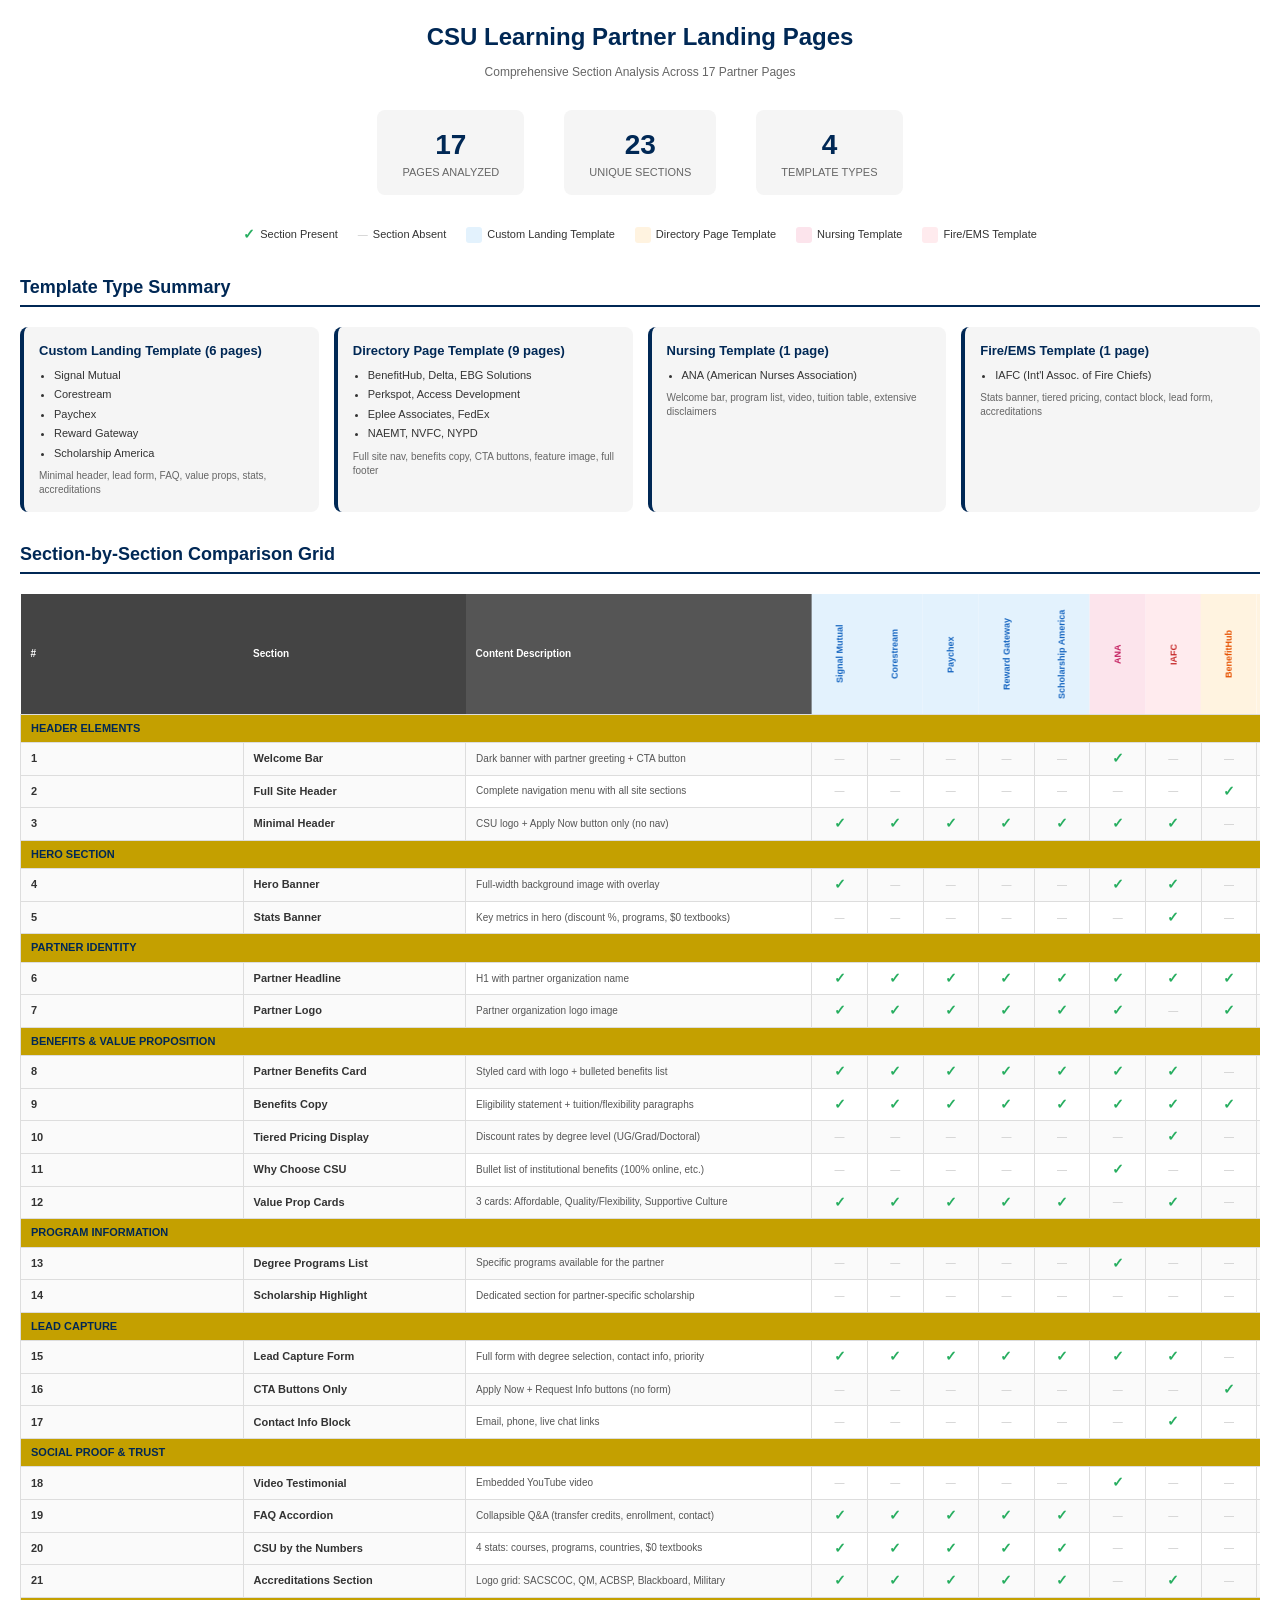
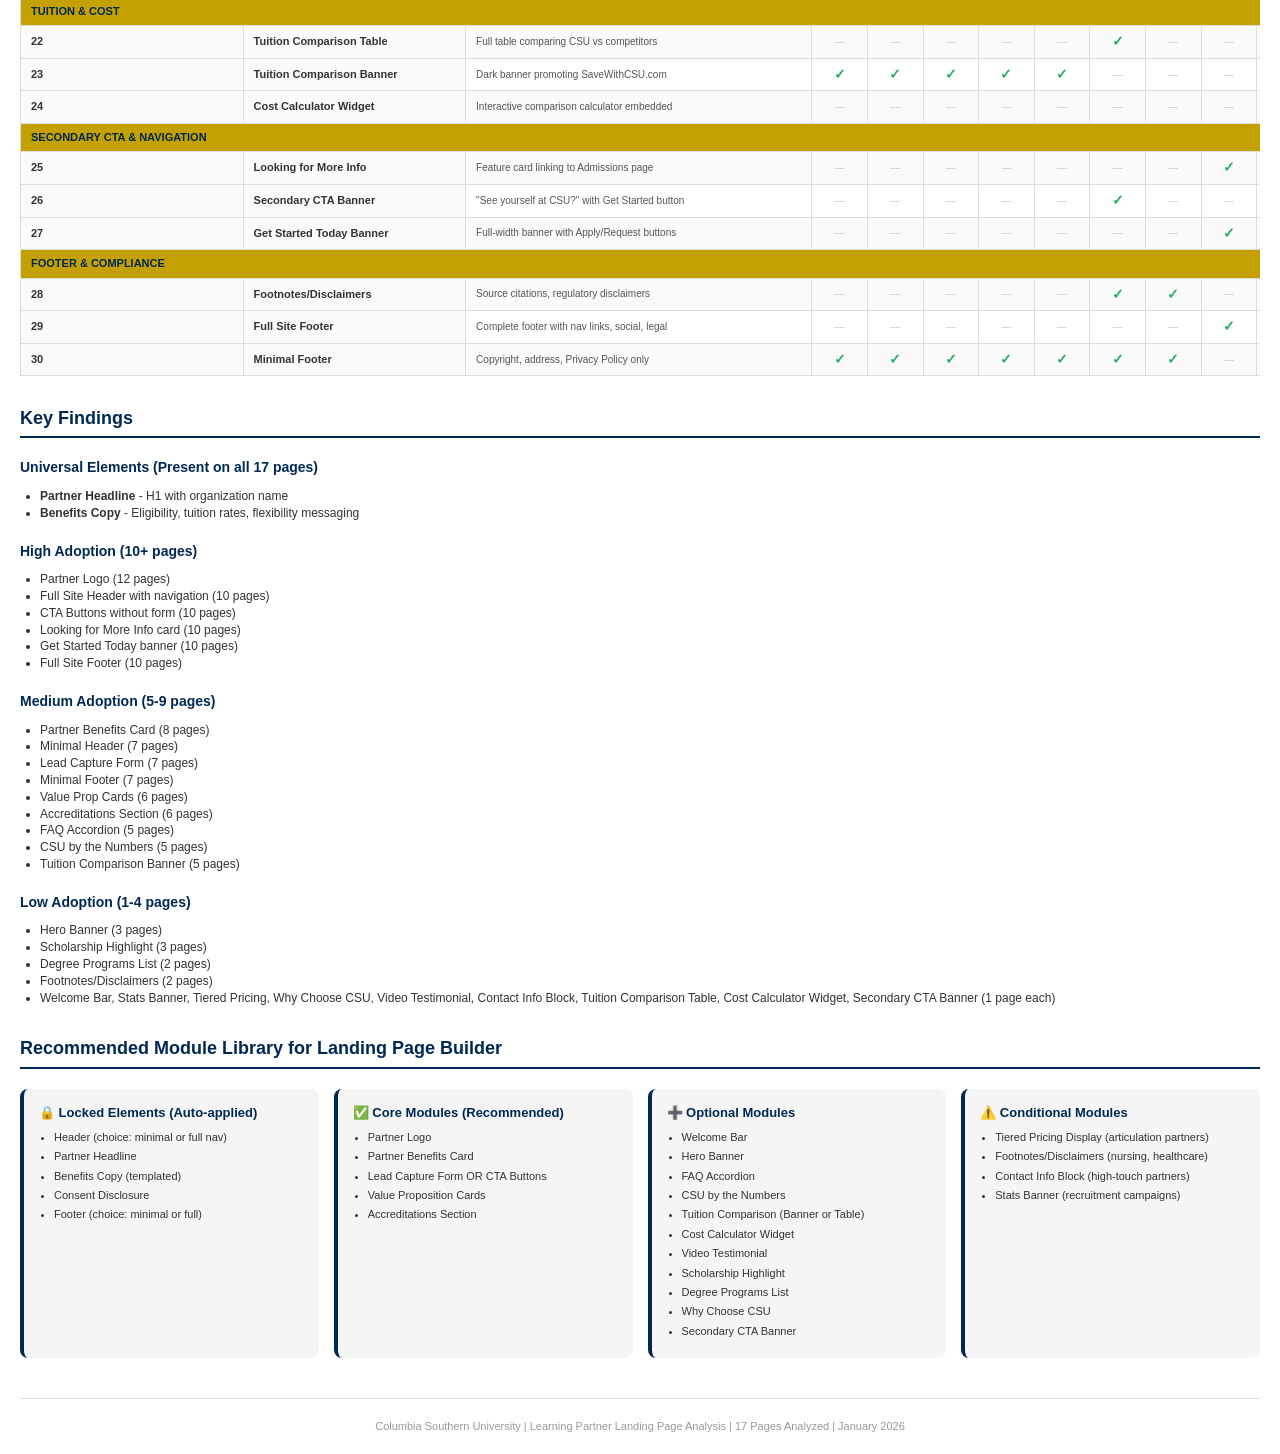
<file: CSU-Landing-Page-Section-Analysis.html>
<!DOCTYPE html>
<html lang="en">
<head>
    <meta charset="UTF-8">
    <meta name="viewport" content="width=device-width, initial-scale=1.0">
    <title>CSU Learning Partner Landing Page - Comprehensive Section Analysis</title>
    <style>
        :root {
            --csu-navy: #002855;
            --csu-gold: #C4A000;
            --green: #27ae60;
            --red: #c0392b;
            --light-gray: #f5f5f5;
            --border-gray: #ddd;
        }
        
        * {
            box-sizing: border-box;
            margin: 0;
            padding: 0;
        }
        
        body {
            font-family: Arial, sans-serif;
            font-size: 12px;
            line-height: 1.4;
            color: #333;
            padding: 20px;
            background: #fff;
        }
        
        h1 {
            color: var(--csu-navy);
            font-size: 24px;
            margin-bottom: 10px;
            text-align: center;
        }
        
        h2 {
            color: var(--csu-navy);
            font-size: 18px;
            margin: 30px 0 15px;
            padding-bottom: 5px;
            border-bottom: 2px solid var(--csu-navy);
        }
        
        h3 {
            color: var(--csu-navy);
            font-size: 14px;
            margin: 20px 0 10px;
        }
        
        .subtitle {
            text-align: center;
            color: #666;
            margin-bottom: 30px;
        }
        
        .stats-row {
            display: flex;
            justify-content: center;
            gap: 40px;
            margin: 20px 0 30px;
            flex-wrap: wrap;
        }
        
        .stat-box {
            text-align: center;
            padding: 15px 25px;
            background: var(--light-gray);
            border-radius: 8px;
        }
        
        .stat-number {
            font-size: 28px;
            font-weight: bold;
            color: var(--csu-navy);
        }
        
        .stat-label {
            font-size: 11px;
            color: #666;
            text-transform: uppercase;
        }
        
        .table-container {
            overflow-x: auto;
            margin: 20px 0;
        }
        
        table {
            width: 100%;
            border-collapse: collapse;
            font-size: 11px;
            min-width: 1800px;
        }
        
        th {
            background: var(--csu-navy);
            color: white;
            padding: 8px 4px;
            text-align: center;
            font-weight: bold;
            position: sticky;
            top: 0;
            font-size: 10px;
        }
        
        th.section-header {
            background: #444;
            text-align: left;
            padding-left: 10px;
            min-width: 180px;
        }
        
        th.content-header {
            background: #555;
            text-align: left;
            padding-left: 10px;
            min-width: 280px;
        }
        
        th.partner-header {
            writing-mode: vertical-rl;
            text-orientation: mixed;
            transform: rotate(180deg);
            height: 120px;
            min-width: 45px;
            max-width: 45px;
            padding: 8px 2px;
            font-size: 9px;
        }
        
        td {
            padding: 6px 4px;
            border: 1px solid var(--border-gray);
            text-align: center;
            vertical-align: middle;
        }
        
        td.section-cell {
            text-align: left;
            padding-left: 10px;
            font-weight: bold;
            background: #fafafa;
        }
        
        td.content-cell {
            text-align: left;
            padding-left: 10px;
            font-size: 10px;
            color: #555;
        }
        
        tr:nth-child(even) {
            background-color: #fafafa;
        }
        
        tr:hover {
            background-color: #f0f7ff;
        }
        
        .check {
            color: var(--green);
            font-weight: bold;
            font-size: 14px;
        }
        
        .x {
            color: #ccc;
            font-size: 10px;
        }
        
        .category-row td {
            background: var(--csu-gold) !important;
            color: var(--csu-navy);
            font-weight: bold;
            text-align: left;
            padding-left: 10px;
            font-size: 11px;
        }
        
        .template-badge {
            display: inline-block;
            padding: 2px 6px;
            border-radius: 3px;
            font-size: 9px;
            font-weight: bold;
            margin-left: 5px;
        }
        
        .badge-custom { background: #e3f2fd; color: #1565c0; }
        .badge-directory { background: #fff3e0; color: #e65100; }
        .badge-nursing { background: #fce4ec; color: #c2185b; }
        .badge-fire { background: #ffebee; color: #c62828; }
        
        .legend {
            display: flex;
            gap: 20px;
            margin: 20px 0;
            flex-wrap: wrap;
            justify-content: center;
        }
        
        .legend-item {
            display: flex;
            align-items: center;
            gap: 5px;
            font-size: 11px;
        }
        
        .legend-color {
            width: 16px;
            height: 16px;
            border-radius: 3px;
        }
        
        .summary-grid {
            display: grid;
            grid-template-columns: repeat(auto-fit, minmax(250px, 1fr));
            gap: 15px;
            margin: 20px 0;
        }
        
        .summary-card {
            background: var(--light-gray);
            padding: 15px;
            border-radius: 8px;
            border-left: 4px solid var(--csu-navy);
        }
        
        .summary-card h4 {
            color: var(--csu-navy);
            margin-bottom: 8px;
            font-size: 13px;
        }
        
        .summary-card ul {
            margin-left: 15px;
            font-size: 11px;
        }
        
        .summary-card li {
            margin-bottom: 4px;
        }
        
        .count-cell {
            background: #e8f5e9 !important;
            font-weight: bold;
            color: var(--green);
        }
        
        @media print {
            body { padding: 10px; font-size: 10px; }
            table { min-width: auto; font-size: 9px; }
            th.partner-header { height: 80px; }
        }
    </style>
</head>
<body>

    <h1>CSU Learning Partner Landing Pages</h1>
    <p class="subtitle">Comprehensive Section Analysis Across 17 Partner Pages</p>
    
    <div class="stats-row">
        <div class="stat-box">
            <div class="stat-number">17</div>
            <div class="stat-label">Pages Analyzed</div>
        </div>
        <div class="stat-box">
            <div class="stat-number">23</div>
            <div class="stat-label">Unique Sections</div>
        </div>
        <div class="stat-box">
            <div class="stat-number">4</div>
            <div class="stat-label">Template Types</div>
        </div>
    </div>

    <div class="legend">
        <div class="legend-item">
            <span class="check">✓</span> Section Present
        </div>
        <div class="legend-item">
            <span class="x">—</span> Section Absent
        </div>
        <div class="legend-item">
            <div class="legend-color badge-custom"></div> Custom Landing Template
        </div>
        <div class="legend-item">
            <div class="legend-color badge-directory"></div> Directory Page Template
        </div>
        <div class="legend-item">
            <div class="legend-color badge-nursing"></div> Nursing Template
        </div>
        <div class="legend-item">
            <div class="legend-color badge-fire"></div> Fire/EMS Template
        </div>
    </div>

    <h2>Template Type Summary</h2>
    <div class="summary-grid">
        <div class="summary-card">
            <h4>Custom Landing Template (6 pages)</h4>
            <ul>
                <li>Signal Mutual</li>
                <li>Corestream</li>
                <li>Paychex</li>
                <li>Reward Gateway</li>
                <li>Scholarship America</li>
            </ul>
            <p style="margin-top:8px;font-size:10px;color:#666;">Minimal header, lead form, FAQ, value props, stats, accreditations</p>
        </div>
        <div class="summary-card">
            <h4>Directory Page Template (9 pages)</h4>
            <ul>
                <li>BenefitHub, Delta, EBG Solutions</li>
                <li>Perkspot, Access Development</li>
                <li>Eplee Associates, FedEx</li>
                <li>NAEMT, NVFC, NYPD</li>
            </ul>
            <p style="margin-top:8px;font-size:10px;color:#666;">Full site nav, benefits copy, CTA buttons, feature image, full footer</p>
        </div>
        <div class="summary-card">
            <h4>Nursing Template (1 page)</h4>
            <ul>
                <li>ANA (American Nurses Association)</li>
            </ul>
            <p style="margin-top:8px;font-size:10px;color:#666;">Welcome bar, program list, video, tuition table, extensive disclaimers</p>
        </div>
        <div class="summary-card">
            <h4>Fire/EMS Template (1 page)</h4>
            <ul>
                <li>IAFC (Int'l Assoc. of Fire Chiefs)</li>
            </ul>
            <p style="margin-top:8px;font-size:10px;color:#666;">Stats banner, tiered pricing, contact block, lead form, accreditations</p>
        </div>
    </div>

    <h2>Section-by-Section Comparison Grid</h2>
    
    <div class="table-container">
        <table>
            <thead>
                <tr>
                    <th class="section-header">#</th>
                    <th class="section-header">Section</th>
                    <th class="content-header">Content Description</th>
                    <th class="partner-header" style="background:#e3f2fd;color:#1565c0;">Signal Mutual</th>
                    <th class="partner-header" style="background:#e3f2fd;color:#1565c0;">Corestream</th>
                    <th class="partner-header" style="background:#e3f2fd;color:#1565c0;">Paychex</th>
                    <th class="partner-header" style="background:#e3f2fd;color:#1565c0;">Reward Gateway</th>
                    <th class="partner-header" style="background:#e3f2fd;color:#1565c0;">Scholarship America</th>
                    <th class="partner-header" style="background:#fce4ec;color:#c2185b;">ANA</th>
                    <th class="partner-header" style="background:#ffebee;color:#c62828;">IAFC</th>
                    <th class="partner-header" style="background:#fff3e0;color:#e65100;">BenefitHub</th>
                    <th class="partner-header" style="background:#fff3e0;color:#e65100;">Delta</th>
                    <th class="partner-header" style="background:#fff3e0;color:#e65100;">EBG Solutions</th>
                    <th class="partner-header" style="background:#fff3e0;color:#e65100;">Perkspot</th>
                    <th class="partner-header" style="background:#fff3e0;color:#e65100;">Access Dev</th>
                    <th class="partner-header" style="background:#fff3e0;color:#e65100;">Eplee</th>
                    <th class="partner-header" style="background:#fff3e0;color:#e65100;">FedEx</th>
                    <th class="partner-header" style="background:#fff3e0;color:#e65100;">NAEMT</th>
                    <th class="partner-header" style="background:#fff3e0;color:#e65100;">NVFC</th>
                    <th class="partner-header" style="background:#fff3e0;color:#e65100;">NYPD</th>
                    <th style="background:#333;min-width:50px;">Count</th>
                </tr>
            </thead>
            <tbody>
                <!-- HEADER ELEMENTS -->
                <tr class="category-row">
                    <td colspan="20">HEADER ELEMENTS</td>
                </tr>
                <tr>
                    <td class="section-cell">1</td>
                    <td class="section-cell">Welcome Bar</td>
                    <td class="content-cell">Dark banner with partner greeting + CTA button</td>
                    <td class="x">—</td>
                    <td class="x">—</td>
                    <td class="x">—</td>
                    <td class="x">—</td>
                    <td class="x">—</td>
                    <td class="check">✓</td>
                    <td class="x">—</td>
                    <td class="x">—</td>
                    <td class="x">—</td>
                    <td class="x">—</td>
                    <td class="x">—</td>
                    <td class="x">—</td>
                    <td class="x">—</td>
                    <td class="x">—</td>
                    <td class="x">—</td>
                    <td class="x">—</td>
                    <td class="x">—</td>
                    <td class="count-cell">1</td>
                </tr>
                <tr>
                    <td class="section-cell">2</td>
                    <td class="section-cell">Full Site Header</td>
                    <td class="content-cell">Complete navigation menu with all site sections</td>
                    <td class="x">—</td>
                    <td class="x">—</td>
                    <td class="x">—</td>
                    <td class="x">—</td>
                    <td class="x">—</td>
                    <td class="x">—</td>
                    <td class="x">—</td>
                    <td class="check">✓</td>
                    <td class="check">✓</td>
                    <td class="check">✓</td>
                    <td class="check">✓</td>
                    <td class="check">✓</td>
                    <td class="check">✓</td>
                    <td class="check">✓</td>
                    <td class="check">✓</td>
                    <td class="check">✓</td>
                    <td class="check">✓</td>
                    <td class="count-cell">10</td>
                </tr>
                <tr>
                    <td class="section-cell">3</td>
                    <td class="section-cell">Minimal Header</td>
                    <td class="content-cell">CSU logo + Apply Now button only (no nav)</td>
                    <td class="check">✓</td>
                    <td class="check">✓</td>
                    <td class="check">✓</td>
                    <td class="check">✓</td>
                    <td class="check">✓</td>
                    <td class="check">✓</td>
                    <td class="check">✓</td>
                    <td class="x">—</td>
                    <td class="x">—</td>
                    <td class="x">—</td>
                    <td class="x">—</td>
                    <td class="x">—</td>
                    <td class="x">—</td>
                    <td class="x">—</td>
                    <td class="x">—</td>
                    <td class="x">—</td>
                    <td class="x">—</td>
                    <td class="count-cell">7</td>
                </tr>
                
                <!-- HERO SECTION -->
                <tr class="category-row">
                    <td colspan="20">HERO SECTION</td>
                </tr>
                <tr>
                    <td class="section-cell">4</td>
                    <td class="section-cell">Hero Banner</td>
                    <td class="content-cell">Full-width background image with overlay</td>
                    <td class="check">✓</td>
                    <td class="x">—</td>
                    <td class="x">—</td>
                    <td class="x">—</td>
                    <td class="x">—</td>
                    <td class="check">✓</td>
                    <td class="check">✓</td>
                    <td class="x">—</td>
                    <td class="x">—</td>
                    <td class="x">—</td>
                    <td class="x">—</td>
                    <td class="x">—</td>
                    <td class="x">—</td>
                    <td class="x">—</td>
                    <td class="x">—</td>
                    <td class="x">—</td>
                    <td class="x">—</td>
                    <td class="count-cell">3</td>
                </tr>
                <tr>
                    <td class="section-cell">5</td>
                    <td class="section-cell">Stats Banner</td>
                    <td class="content-cell">Key metrics in hero (discount %, programs, $0 textbooks)</td>
                    <td class="x">—</td>
                    <td class="x">—</td>
                    <td class="x">—</td>
                    <td class="x">—</td>
                    <td class="x">—</td>
                    <td class="x">—</td>
                    <td class="check">✓</td>
                    <td class="x">—</td>
                    <td class="x">—</td>
                    <td class="x">—</td>
                    <td class="x">—</td>
                    <td class="x">—</td>
                    <td class="x">—</td>
                    <td class="x">—</td>
                    <td class="x">—</td>
                    <td class="x">—</td>
                    <td class="x">—</td>
                    <td class="count-cell">1</td>
                </tr>
                
                <!-- PARTNER IDENTITY -->
                <tr class="category-row">
                    <td colspan="20">PARTNER IDENTITY</td>
                </tr>
                <tr>
                    <td class="section-cell">6</td>
                    <td class="section-cell">Partner Headline</td>
                    <td class="content-cell">H1 with partner organization name</td>
                    <td class="check">✓</td>
                    <td class="check">✓</td>
                    <td class="check">✓</td>
                    <td class="check">✓</td>
                    <td class="check">✓</td>
                    <td class="check">✓</td>
                    <td class="check">✓</td>
                    <td class="check">✓</td>
                    <td class="check">✓</td>
                    <td class="check">✓</td>
                    <td class="check">✓</td>
                    <td class="check">✓</td>
                    <td class="check">✓</td>
                    <td class="check">✓</td>
                    <td class="check">✓</td>
                    <td class="check">✓</td>
                    <td class="check">✓</td>
                    <td class="count-cell">17</td>
                </tr>
                <tr>
                    <td class="section-cell">7</td>
                    <td class="section-cell">Partner Logo</td>
                    <td class="content-cell">Partner organization logo image</td>
                    <td class="check">✓</td>
                    <td class="check">✓</td>
                    <td class="check">✓</td>
                    <td class="check">✓</td>
                    <td class="check">✓</td>
                    <td class="check">✓</td>
                    <td class="x">—</td>
                    <td class="check">✓</td>
                    <td class="check">✓</td>
                    <td class="x">—</td>
                    <td class="check">✓</td>
                    <td class="x">—</td>
                    <td class="check">✓</td>
                    <td class="check">✓</td>
                    <td class="check">✓</td>
                    <td class="x">—</td>
                    <td class="x">—</td>
                    <td class="count-cell">12</td>
                </tr>
                
                <!-- BENEFITS CONTENT -->
                <tr class="category-row">
                    <td colspan="20">BENEFITS & VALUE PROPOSITION</td>
                </tr>
                <tr>
                    <td class="section-cell">8</td>
                    <td class="section-cell">Partner Benefits Card</td>
                    <td class="content-cell">Styled card with logo + bulleted benefits list</td>
                    <td class="check">✓</td>
                    <td class="check">✓</td>
                    <td class="check">✓</td>
                    <td class="check">✓</td>
                    <td class="check">✓</td>
                    <td class="check">✓</td>
                    <td class="check">✓</td>
                    <td class="x">—</td>
                    <td class="x">—</td>
                    <td class="x">—</td>
                    <td class="x">—</td>
                    <td class="x">—</td>
                    <td class="x">—</td>
                    <td class="x">—</td>
                    <td class="x">—</td>
                    <td class="x">—</td>
                    <td class="check">✓</td>
                    <td class="count-cell">8</td>
                </tr>
                <tr>
                    <td class="section-cell">9</td>
                    <td class="section-cell">Benefits Copy</td>
                    <td class="content-cell">Eligibility statement + tuition/flexibility paragraphs</td>
                    <td class="check">✓</td>
                    <td class="check">✓</td>
                    <td class="check">✓</td>
                    <td class="check">✓</td>
                    <td class="check">✓</td>
                    <td class="check">✓</td>
                    <td class="check">✓</td>
                    <td class="check">✓</td>
                    <td class="check">✓</td>
                    <td class="check">✓</td>
                    <td class="check">✓</td>
                    <td class="check">✓</td>
                    <td class="check">✓</td>
                    <td class="check">✓</td>
                    <td class="check">✓</td>
                    <td class="check">✓</td>
                    <td class="check">✓</td>
                    <td class="count-cell">17</td>
                </tr>
                <tr>
                    <td class="section-cell">10</td>
                    <td class="section-cell">Tiered Pricing Display</td>
                    <td class="content-cell">Discount rates by degree level (UG/Grad/Doctoral)</td>
                    <td class="x">—</td>
                    <td class="x">—</td>
                    <td class="x">—</td>
                    <td class="x">—</td>
                    <td class="x">—</td>
                    <td class="x">—</td>
                    <td class="check">✓</td>
                    <td class="x">—</td>
                    <td class="x">—</td>
                    <td class="x">—</td>
                    <td class="x">—</td>
                    <td class="x">—</td>
                    <td class="x">—</td>
                    <td class="x">—</td>
                    <td class="x">—</td>
                    <td class="x">—</td>
                    <td class="x">—</td>
                    <td class="count-cell">1</td>
                </tr>
                <tr>
                    <td class="section-cell">11</td>
                    <td class="section-cell">Why Choose CSU</td>
                    <td class="content-cell">Bullet list of institutional benefits (100% online, etc.)</td>
                    <td class="x">—</td>
                    <td class="x">—</td>
                    <td class="x">—</td>
                    <td class="x">—</td>
                    <td class="x">—</td>
                    <td class="check">✓</td>
                    <td class="x">—</td>
                    <td class="x">—</td>
                    <td class="x">—</td>
                    <td class="x">—</td>
                    <td class="x">—</td>
                    <td class="x">—</td>
                    <td class="x">—</td>
                    <td class="x">—</td>
                    <td class="x">—</td>
                    <td class="x">—</td>
                    <td class="x">—</td>
                    <td class="count-cell">1</td>
                </tr>
                <tr>
                    <td class="section-cell">12</td>
                    <td class="section-cell">Value Prop Cards</td>
                    <td class="content-cell">3 cards: Affordable, Quality/Flexibility, Supportive Culture</td>
                    <td class="check">✓</td>
                    <td class="check">✓</td>
                    <td class="check">✓</td>
                    <td class="check">✓</td>
                    <td class="check">✓</td>
                    <td class="x">—</td>
                    <td class="check">✓</td>
                    <td class="x">—</td>
                    <td class="x">—</td>
                    <td class="x">—</td>
                    <td class="x">—</td>
                    <td class="x">—</td>
                    <td class="x">—</td>
                    <td class="x">—</td>
                    <td class="x">—</td>
                    <td class="x">—</td>
                    <td class="x">—</td>
                    <td class="count-cell">6</td>
                </tr>
                
                <!-- PROGRAM INFO -->
                <tr class="category-row">
                    <td colspan="20">PROGRAM INFORMATION</td>
                </tr>
                <tr>
                    <td class="section-cell">13</td>
                    <td class="section-cell">Degree Programs List</td>
                    <td class="content-cell">Specific programs available for the partner</td>
                    <td class="x">—</td>
                    <td class="x">—</td>
                    <td class="x">—</td>
                    <td class="x">—</td>
                    <td class="x">—</td>
                    <td class="check">✓</td>
                    <td class="x">—</td>
                    <td class="x">—</td>
                    <td class="x">—</td>
                    <td class="x">—</td>
                    <td class="x">—</td>
                    <td class="x">—</td>
                    <td class="x">—</td>
                    <td class="x">—</td>
                    <td class="check">✓</td>
                    <td class="x">—</td>
                    <td class="x">—</td>
                    <td class="count-cell">2</td>
                </tr>
                <tr>
                    <td class="section-cell">14</td>
                    <td class="section-cell">Scholarship Highlight</td>
                    <td class="content-cell">Dedicated section for partner-specific scholarship</td>
                    <td class="x">—</td>
                    <td class="x">—</td>
                    <td class="x">—</td>
                    <td class="x">—</td>
                    <td class="x">—</td>
                    <td class="x">—</td>
                    <td class="x">—</td>
                    <td class="x">—</td>
                    <td class="x">—</td>
                    <td class="x">—</td>
                    <td class="x">—</td>
                    <td class="x">—</td>
                    <td class="x">—</td>
                    <td class="x">—</td>
                    <td class="check">✓</td>
                    <td class="check">✓</td>
                    <td class="check">✓</td>
                    <td class="count-cell">3</td>
                </tr>
                
                <!-- LEAD CAPTURE -->
                <tr class="category-row">
                    <td colspan="20">LEAD CAPTURE</td>
                </tr>
                <tr>
                    <td class="section-cell">15</td>
                    <td class="section-cell">Lead Capture Form</td>
                    <td class="content-cell">Full form with degree selection, contact info, priority</td>
                    <td class="check">✓</td>
                    <td class="check">✓</td>
                    <td class="check">✓</td>
                    <td class="check">✓</td>
                    <td class="check">✓</td>
                    <td class="check">✓</td>
                    <td class="check">✓</td>
                    <td class="x">—</td>
                    <td class="x">—</td>
                    <td class="x">—</td>
                    <td class="x">—</td>
                    <td class="x">—</td>
                    <td class="x">—</td>
                    <td class="x">—</td>
                    <td class="x">—</td>
                    <td class="x">—</td>
                    <td class="x">—</td>
                    <td class="count-cell">7</td>
                </tr>
                <tr>
                    <td class="section-cell">16</td>
                    <td class="section-cell">CTA Buttons Only</td>
                    <td class="content-cell">Apply Now + Request Info buttons (no form)</td>
                    <td class="x">—</td>
                    <td class="x">—</td>
                    <td class="x">—</td>
                    <td class="x">—</td>
                    <td class="x">—</td>
                    <td class="x">—</td>
                    <td class="x">—</td>
                    <td class="check">✓</td>
                    <td class="check">✓</td>
                    <td class="check">✓</td>
                    <td class="check">✓</td>
                    <td class="check">✓</td>
                    <td class="check">✓</td>
                    <td class="check">✓</td>
                    <td class="check">✓</td>
                    <td class="check">✓</td>
                    <td class="check">✓</td>
                    <td class="count-cell">10</td>
                </tr>
                <tr>
                    <td class="section-cell">17</td>
                    <td class="section-cell">Contact Info Block</td>
                    <td class="content-cell">Email, phone, live chat links</td>
                    <td class="x">—</td>
                    <td class="x">—</td>
                    <td class="x">—</td>
                    <td class="x">—</td>
                    <td class="x">—</td>
                    <td class="x">—</td>
                    <td class="check">✓</td>
                    <td class="x">—</td>
                    <td class="x">—</td>
                    <td class="x">—</td>
                    <td class="x">—</td>
                    <td class="x">—</td>
                    <td class="x">—</td>
                    <td class="x">—</td>
                    <td class="x">—</td>
                    <td class="x">—</td>
                    <td class="x">—</td>
                    <td class="count-cell">1</td>
                </tr>
                
                <!-- SOCIAL PROOF -->
                <tr class="category-row">
                    <td colspan="20">SOCIAL PROOF & TRUST</td>
                </tr>
                <tr>
                    <td class="section-cell">18</td>
                    <td class="section-cell">Video Testimonial</td>
                    <td class="content-cell">Embedded YouTube video</td>
                    <td class="x">—</td>
                    <td class="x">—</td>
                    <td class="x">—</td>
                    <td class="x">—</td>
                    <td class="x">—</td>
                    <td class="check">✓</td>
                    <td class="x">—</td>
                    <td class="x">—</td>
                    <td class="x">—</td>
                    <td class="x">—</td>
                    <td class="x">—</td>
                    <td class="x">—</td>
                    <td class="x">—</td>
                    <td class="x">—</td>
                    <td class="x">—</td>
                    <td class="x">—</td>
                    <td class="x">—</td>
                    <td class="count-cell">1</td>
                </tr>
                <tr>
                    <td class="section-cell">19</td>
                    <td class="section-cell">FAQ Accordion</td>
                    <td class="content-cell">Collapsible Q&A (transfer credits, enrollment, contact)</td>
                    <td class="check">✓</td>
                    <td class="check">✓</td>
                    <td class="check">✓</td>
                    <td class="check">✓</td>
                    <td class="check">✓</td>
                    <td class="x">—</td>
                    <td class="x">—</td>
                    <td class="x">—</td>
                    <td class="x">—</td>
                    <td class="x">—</td>
                    <td class="x">—</td>
                    <td class="x">—</td>
                    <td class="x">—</td>
                    <td class="x">—</td>
                    <td class="x">—</td>
                    <td class="x">—</td>
                    <td class="x">—</td>
                    <td class="count-cell">5</td>
                </tr>
                <tr>
                    <td class="section-cell">20</td>
                    <td class="section-cell">CSU by the Numbers</td>
                    <td class="content-cell">4 stats: courses, programs, countries, $0 textbooks</td>
                    <td class="check">✓</td>
                    <td class="check">✓</td>
                    <td class="check">✓</td>
                    <td class="check">✓</td>
                    <td class="check">✓</td>
                    <td class="x">—</td>
                    <td class="x">—</td>
                    <td class="x">—</td>
                    <td class="x">—</td>
                    <td class="x">—</td>
                    <td class="x">—</td>
                    <td class="x">—</td>
                    <td class="x">—</td>
                    <td class="x">—</td>
                    <td class="x">—</td>
                    <td class="x">—</td>
                    <td class="x">—</td>
                    <td class="count-cell">5</td>
                </tr>
                <tr>
                    <td class="section-cell">21</td>
                    <td class="section-cell">Accreditations Section</td>
                    <td class="content-cell">Logo grid: SACSCOC, QM, ACBSP, Blackboard, Military</td>
                    <td class="check">✓</td>
                    <td class="check">✓</td>
                    <td class="check">✓</td>
                    <td class="check">✓</td>
                    <td class="check">✓</td>
                    <td class="x">—</td>
                    <td class="check">✓</td>
                    <td class="x">—</td>
                    <td class="x">—</td>
                    <td class="x">—</td>
                    <td class="x">—</td>
                    <td class="x">—</td>
                    <td class="x">—</td>
                    <td class="x">—</td>
                    <td class="x">—</td>
                    <td class="x">—</td>
                    <td class="x">—</td>
                    <td class="count-cell">6</td>
                </tr>
                
                <!-- TUITION COMPARISON -->
                <tr class="category-row">
                    <td colspan="20">TUITION & COST</td>
                </tr>
                <tr>
                    <td class="section-cell">22</td>
                    <td class="section-cell">Tuition Comparison Table</td>
                    <td class="content-cell">Full table comparing CSU vs competitors</td>
                    <td class="x">—</td>
                    <td class="x">—</td>
                    <td class="x">—</td>
                    <td class="x">—</td>
                    <td class="x">—</td>
                    <td class="check">✓</td>
                    <td class="x">—</td>
                    <td class="x">—</td>
                    <td class="x">—</td>
                    <td class="x">—</td>
                    <td class="x">—</td>
                    <td class="x">—</td>
                    <td class="x">—</td>
                    <td class="x">—</td>
                    <td class="x">—</td>
                    <td class="x">—</td>
                    <td class="x">—</td>
                    <td class="count-cell">1</td>
                </tr>
                <tr>
                    <td class="section-cell">23</td>
                    <td class="section-cell">Tuition Comparison Banner</td>
                    <td class="content-cell">Dark banner promoting SaveWithCSU.com</td>
                    <td class="check">✓</td>
                    <td class="check">✓</td>
                    <td class="check">✓</td>
                    <td class="check">✓</td>
                    <td class="check">✓</td>
                    <td class="x">—</td>
                    <td class="x">—</td>
                    <td class="x">—</td>
                    <td class="x">—</td>
                    <td class="x">—</td>
                    <td class="x">—</td>
                    <td class="x">—</td>
                    <td class="x">—</td>
                    <td class="x">—</td>
                    <td class="x">—</td>
                    <td class="x">—</td>
                    <td class="x">—</td>
                    <td class="count-cell">5</td>
                </tr>
                <tr>
                    <td class="section-cell">24</td>
                    <td class="section-cell">Cost Calculator Widget</td>
                    <td class="content-cell">Interactive comparison calculator embedded</td>
                    <td class="x">—</td>
                    <td class="x">—</td>
                    <td class="x">—</td>
                    <td class="x">—</td>
                    <td class="x">—</td>
                    <td class="x">—</td>
                    <td class="x">—</td>
                    <td class="x">—</td>
                    <td class="x">—</td>
                    <td class="x">—</td>
                    <td class="check">✓</td>
                    <td class="x">—</td>
                    <td class="x">—</td>
                    <td class="x">—</td>
                    <td class="x">—</td>
                    <td class="x">—</td>
                    <td class="x">—</td>
                    <td class="count-cell">1</td>
                </tr>
                
                <!-- SECONDARY CTA -->
                <tr class="category-row">
                    <td colspan="20">SECONDARY CTA & NAVIGATION</td>
                </tr>
                <tr>
                    <td class="section-cell">25</td>
                    <td class="section-cell">Looking for More Info</td>
                    <td class="content-cell">Feature card linking to Admissions page</td>
                    <td class="x">—</td>
                    <td class="x">—</td>
                    <td class="x">—</td>
                    <td class="x">—</td>
                    <td class="x">—</td>
                    <td class="x">—</td>
                    <td class="x">—</td>
                    <td class="check">✓</td>
                    <td class="check">✓</td>
                    <td class="check">✓</td>
                    <td class="check">✓</td>
                    <td class="check">✓</td>
                    <td class="check">✓</td>
                    <td class="check">✓</td>
                    <td class="check">✓</td>
                    <td class="check">✓</td>
                    <td class="check">✓</td>
                    <td class="count-cell">10</td>
                </tr>
                <tr>
                    <td class="section-cell">26</td>
                    <td class="section-cell">Secondary CTA Banner</td>
                    <td class="content-cell">"See yourself at CSU?" with Get Started button</td>
                    <td class="x">—</td>
                    <td class="x">—</td>
                    <td class="x">—</td>
                    <td class="x">—</td>
                    <td class="x">—</td>
                    <td class="check">✓</td>
                    <td class="x">—</td>
                    <td class="x">—</td>
                    <td class="x">—</td>
                    <td class="x">—</td>
                    <td class="x">—</td>
                    <td class="x">—</td>
                    <td class="x">—</td>
                    <td class="x">—</td>
                    <td class="x">—</td>
                    <td class="x">—</td>
                    <td class="x">—</td>
                    <td class="count-cell">1</td>
                </tr>
                <tr>
                    <td class="section-cell">27</td>
                    <td class="section-cell">Get Started Today Banner</td>
                    <td class="content-cell">Full-width banner with Apply/Request buttons</td>
                    <td class="x">—</td>
                    <td class="x">—</td>
                    <td class="x">—</td>
                    <td class="x">—</td>
                    <td class="x">—</td>
                    <td class="x">—</td>
                    <td class="x">—</td>
                    <td class="check">✓</td>
                    <td class="check">✓</td>
                    <td class="check">✓</td>
                    <td class="check">✓</td>
                    <td class="check">✓</td>
                    <td class="check">✓</td>
                    <td class="check">✓</td>
                    <td class="check">✓</td>
                    <td class="check">✓</td>
                    <td class="check">✓</td>
                    <td class="count-cell">10</td>
                </tr>
                
                <!-- FOOTER -->
                <tr class="category-row">
                    <td colspan="20">FOOTER & COMPLIANCE</td>
                </tr>
                <tr>
                    <td class="section-cell">28</td>
                    <td class="section-cell">Footnotes/Disclaimers</td>
                    <td class="content-cell">Source citations, regulatory disclaimers</td>
                    <td class="x">—</td>
                    <td class="x">—</td>
                    <td class="x">—</td>
                    <td class="x">—</td>
                    <td class="x">—</td>
                    <td class="check">✓</td>
                    <td class="check">✓</td>
                    <td class="x">—</td>
                    <td class="x">—</td>
                    <td class="x">—</td>
                    <td class="x">—</td>
                    <td class="x">—</td>
                    <td class="x">—</td>
                    <td class="x">—</td>
                    <td class="x">—</td>
                    <td class="x">—</td>
                    <td class="x">—</td>
                    <td class="count-cell">2</td>
                </tr>
                <tr>
                    <td class="section-cell">29</td>
                    <td class="section-cell">Full Site Footer</td>
                    <td class="content-cell">Complete footer with nav links, social, legal</td>
                    <td class="x">—</td>
                    <td class="x">—</td>
                    <td class="x">—</td>
                    <td class="x">—</td>
                    <td class="x">—</td>
                    <td class="x">—</td>
                    <td class="x">—</td>
                    <td class="check">✓</td>
                    <td class="check">✓</td>
                    <td class="check">✓</td>
                    <td class="check">✓</td>
                    <td class="check">✓</td>
                    <td class="check">✓</td>
                    <td class="check">✓</td>
                    <td class="check">✓</td>
                    <td class="check">✓</td>
                    <td class="check">✓</td>
                    <td class="count-cell">10</td>
                </tr>
                <tr>
                    <td class="section-cell">30</td>
                    <td class="section-cell">Minimal Footer</td>
                    <td class="content-cell">Copyright, address, Privacy Policy only</td>
                    <td class="check">✓</td>
                    <td class="check">✓</td>
                    <td class="check">✓</td>
                    <td class="check">✓</td>
                    <td class="check">✓</td>
                    <td class="check">✓</td>
                    <td class="check">✓</td>
                    <td class="x">—</td>
                    <td class="x">—</td>
                    <td class="x">—</td>
                    <td class="x">—</td>
                    <td class="x">—</td>
                    <td class="x">—</td>
                    <td class="x">—</td>
                    <td class="x">—</td>
                    <td class="x">—</td>
                    <td class="x">—</td>
                    <td class="count-cell">7</td>
                </tr>
            </tbody>
        </table>
    </div>

    <h2>Key Findings</h2>
    
    <h3>Universal Elements (Present on all 17 pages)</h3>
    <ul style="margin-left:20px;">
        <li><strong>Partner Headline</strong> - H1 with organization name</li>
        <li><strong>Benefits Copy</strong> - Eligibility, tuition rates, flexibility messaging</li>
    </ul>
    
    <h3>High Adoption (10+ pages)</h3>
    <ul style="margin-left:20px;">
        <li>Partner Logo (12 pages)</li>
        <li>Full Site Header with navigation (10 pages)</li>
        <li>CTA Buttons without form (10 pages)</li>
        <li>Looking for More Info card (10 pages)</li>
        <li>Get Started Today banner (10 pages)</li>
        <li>Full Site Footer (10 pages)</li>
    </ul>
    
    <h3>Medium Adoption (5-9 pages)</h3>
    <ul style="margin-left:20px;">
        <li>Partner Benefits Card (8 pages)</li>
        <li>Minimal Header (7 pages)</li>
        <li>Lead Capture Form (7 pages)</li>
        <li>Minimal Footer (7 pages)</li>
        <li>Value Prop Cards (6 pages)</li>
        <li>Accreditations Section (6 pages)</li>
        <li>FAQ Accordion (5 pages)</li>
        <li>CSU by the Numbers (5 pages)</li>
        <li>Tuition Comparison Banner (5 pages)</li>
    </ul>
    
    <h3>Low Adoption (1-4 pages)</h3>
    <ul style="margin-left:20px;">
        <li>Hero Banner (3 pages)</li>
        <li>Scholarship Highlight (3 pages)</li>
        <li>Degree Programs List (2 pages)</li>
        <li>Footnotes/Disclaimers (2 pages)</li>
        <li>Welcome Bar, Stats Banner, Tiered Pricing, Why Choose CSU, Video Testimonial, Contact Info Block, Tuition Comparison Table, Cost Calculator Widget, Secondary CTA Banner (1 page each)</li>
    </ul>

    <h2>Recommended Module Library for Landing Page Builder</h2>
    <div class="summary-grid">
        <div class="summary-card">
            <h4>🔒 Locked Elements (Auto-applied)</h4>
            <ul>
                <li>Header (choice: minimal or full nav)</li>
                <li>Partner Headline</li>
                <li>Benefits Copy (templated)</li>
                <li>Consent Disclosure</li>
                <li>Footer (choice: minimal or full)</li>
            </ul>
        </div>
        <div class="summary-card">
            <h4>✅ Core Modules (Recommended)</h4>
            <ul>
                <li>Partner Logo</li>
                <li>Partner Benefits Card</li>
                <li>Lead Capture Form OR CTA Buttons</li>
                <li>Value Proposition Cards</li>
                <li>Accreditations Section</li>
            </ul>
        </div>
        <div class="summary-card">
            <h4>➕ Optional Modules</h4>
            <ul>
                <li>Welcome Bar</li>
                <li>Hero Banner</li>
                <li>FAQ Accordion</li>
                <li>CSU by the Numbers</li>
                <li>Tuition Comparison (Banner or Table)</li>
                <li>Cost Calculator Widget</li>
                <li>Video Testimonial</li>
                <li>Scholarship Highlight</li>
                <li>Degree Programs List</li>
                <li>Why Choose CSU</li>
                <li>Secondary CTA Banner</li>
            </ul>
        </div>
        <div class="summary-card">
            <h4>⚠️ Conditional Modules</h4>
            <ul>
                <li>Tiered Pricing Display (articulation partners)</li>
                <li>Footnotes/Disclaimers (nursing, healthcare)</li>
                <li>Contact Info Block (high-touch partners)</li>
                <li>Stats Banner (recruitment campaigns)</li>
            </ul>
        </div>
    </div>

    <div style="margin-top:40px;padding-top:20px;border-top:1px solid #ddd;text-align:center;color:#999;font-size:11px;">
        Columbia Southern University | Learning Partner Landing Page Analysis | 17 Pages Analyzed | January 2026
    </div>

</body>
</html>
</file>
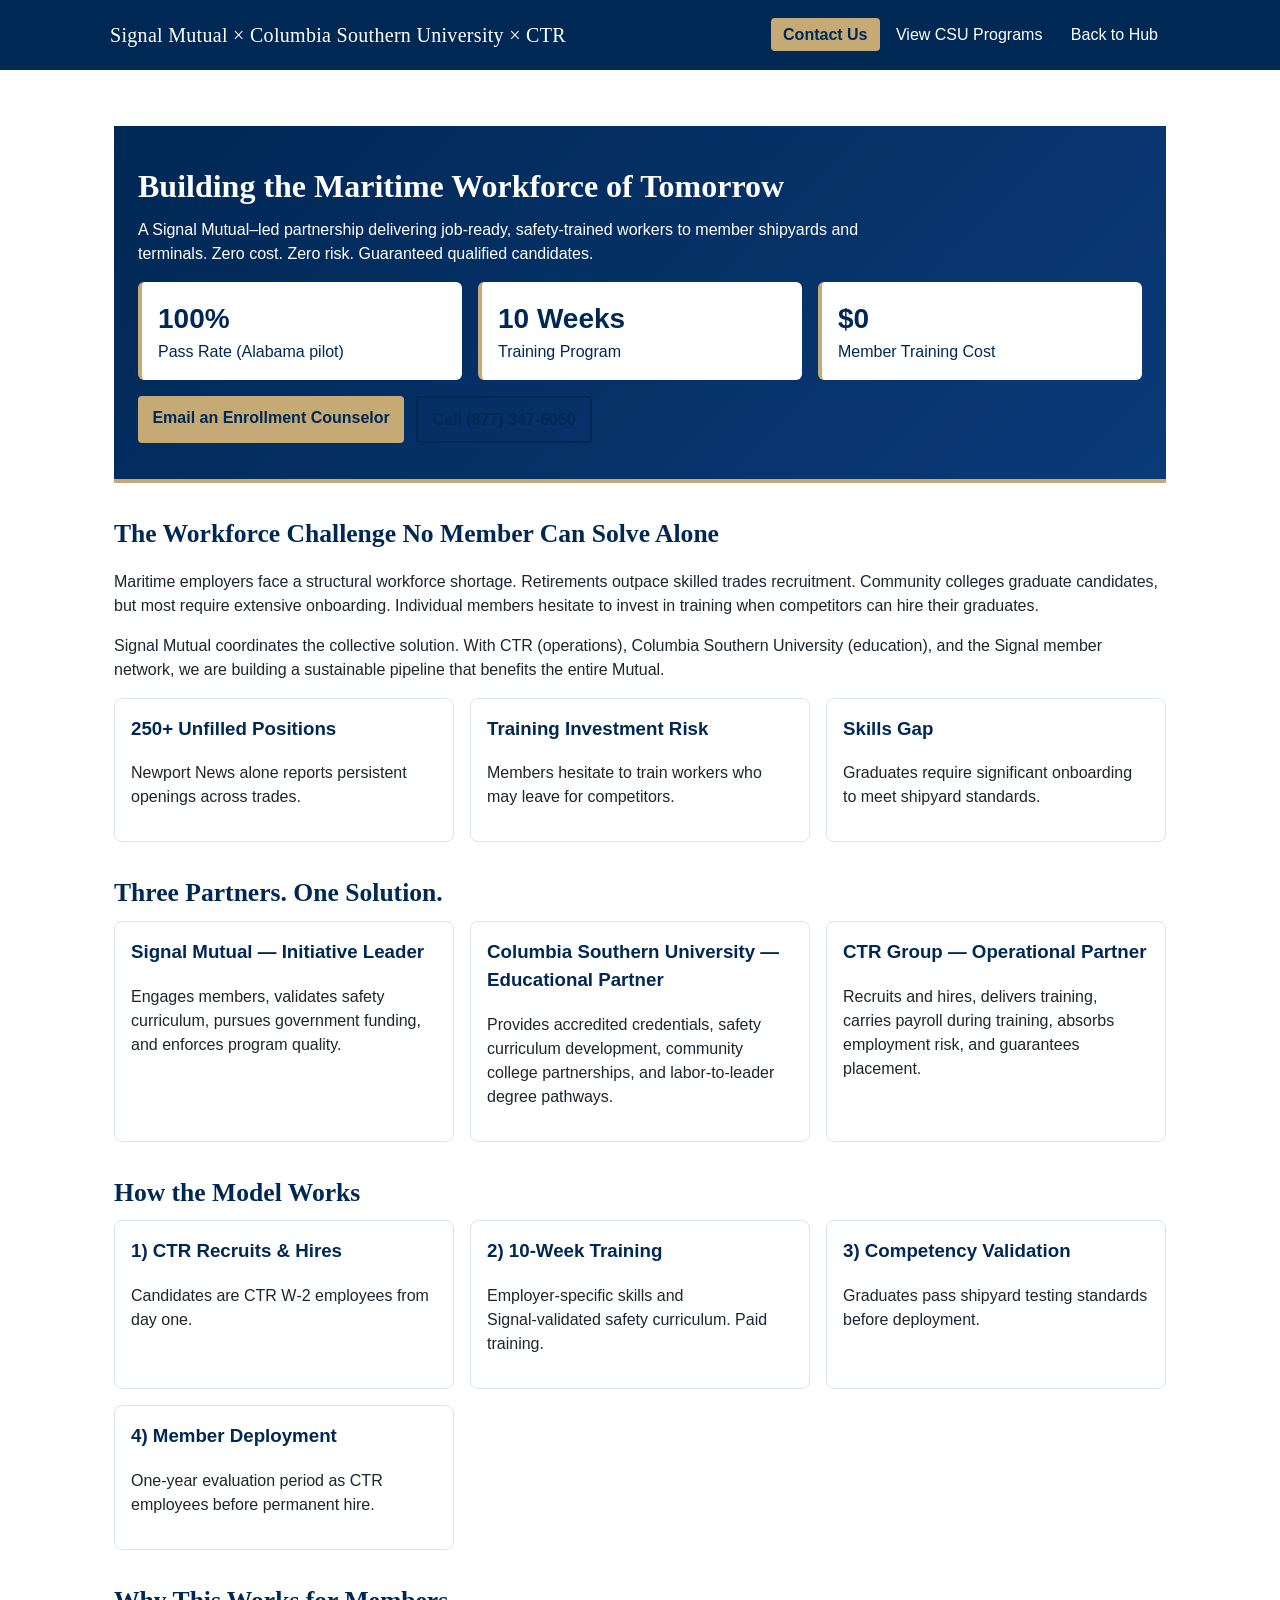
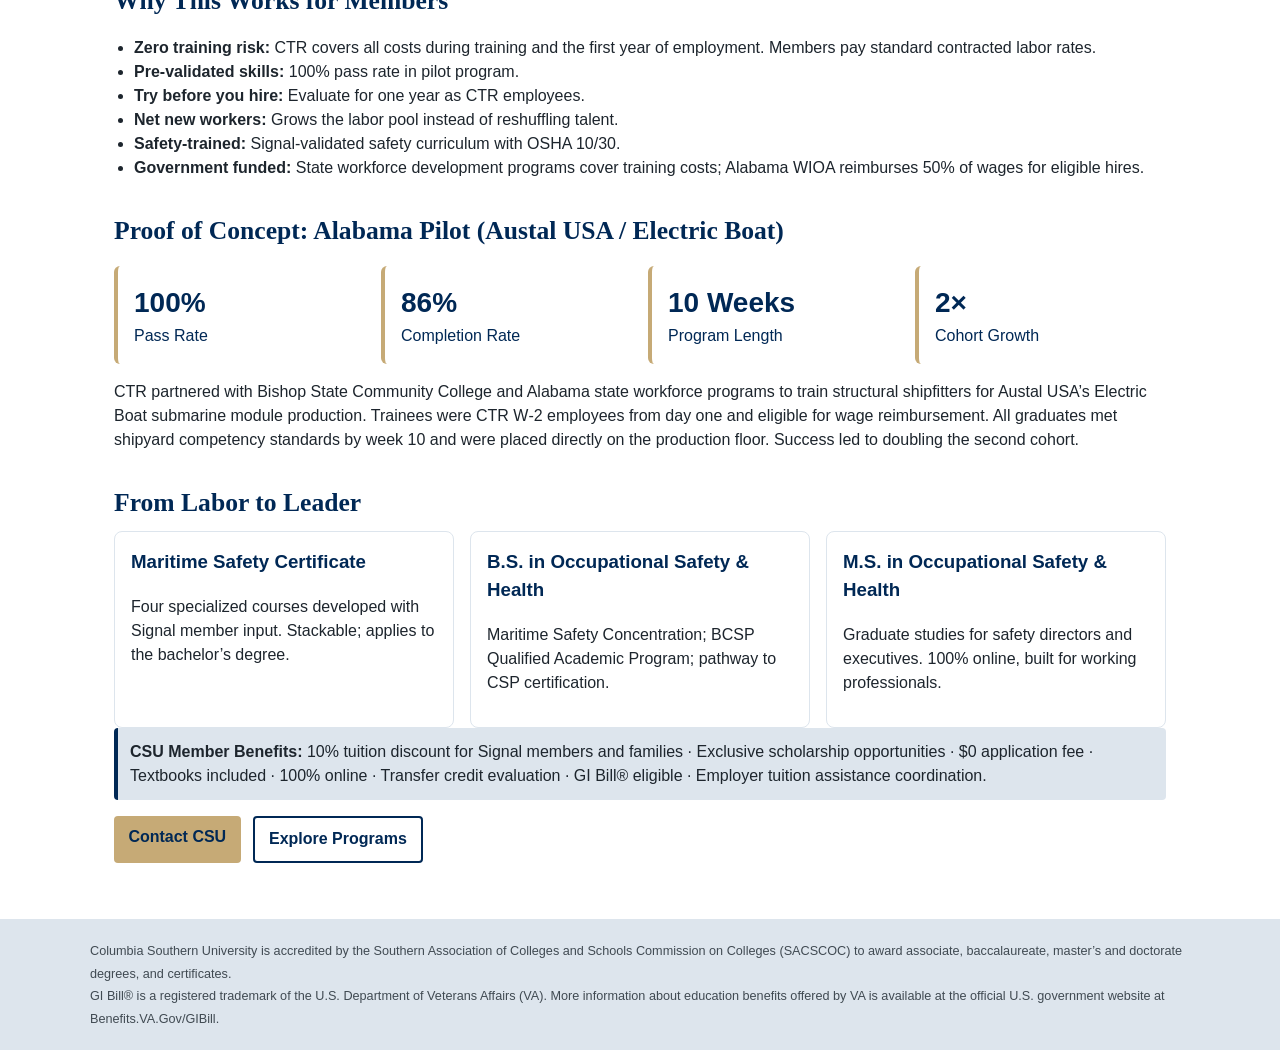
<file: mscopilot-ctr.revised.html>
<!doctype html>
<html lang="en">
<head>
  <meta charset="utf-8">
  <meta name="viewport" content="width=device-width, initial-scale=1">
  <title>Maritime Workforce Initiative — Signal × CSU × CTR</title>
  <style>
/* CSU brand-aligned minimal CSS */
:root {
  --csu-navy: #002855;
  --csu-gold: #C6AA76;
  --csu-neutral: #1D252D;
  --csu-light: #DDE5ED;
  --white: #FFFFFF;
}
* { box-sizing: border-box; }
html { scroll-behavior: smooth; }
body {
  margin: 0;
  color: var(--csu-neutral);
  font-family: Helvetica, Arial, sans-serif; /* Web-safe per CSU field guide */
  line-height: 1.5;
}
.skip-link {
  position: absolute; left: -9999px; top: auto;
}
.skip-link:focus {
  left: 1rem; top: 1rem; background: var(--white); color: var(--csu-navy);
  padding: .5rem .75rem; border: 2px solid var(--csu-navy);
}
header { background: var(--csu-navy); color: var(--white); }
.header-inner {
  max-width: 1100px; margin: 0 auto; padding: 1.25rem;
  display: flex; align-items: center; justify-content: space-between; flex-wrap: wrap;
}
.brand { font-family: Cambria, Georgia, serif; font-size: 1.25rem; letter-spacing: .3px; }
nav a { color: var(--white); text-decoration: none; padding: .5rem .75rem; border-radius: 4px; }
nav a.cta { background: var(--csu-gold); color: var(--csu-navy); font-weight: 700; }
main { max-width: 1100px; margin: 0 auto; padding: 1.5rem; }
.hero {
  background: linear-gradient(135deg, var(--csu-navy), #0b3a78); color: var(--white);
  padding: 2.25rem 1.5rem; border-bottom: 4px solid var(--csu-gold);
}
.hero h1 { font-family: Cambria, Georgia, serif; margin: 0 0 .5rem; font-size: 2rem; }
.hero p { max-width: 760px; margin: 0.25rem 0 0; }
.metrics { display: grid; gap: 1rem; grid-template-columns: repeat(auto-fit, minmax(160px, 1fr)); margin-top: 1rem; }
.metric { background: var(--white); color: var(--csu-navy); padding: 1rem; border-left: 4px solid var(--csu-gold); border-radius: 6px; }
.metric .num { font-size: 1.75rem; font-weight: 800; }
section { margin: 2rem 0; }
section h2 { font-family: Cambria, Georgia, serif; font-size: 1.6rem; margin-bottom: .5rem; color: var(--csu-navy); }
.card-grid { display: grid; gap: 1rem; grid-template-columns: repeat(auto-fit, minmax(260px, 1fr)); }
.card { border: 1px solid var(--csu-light); border-radius: 8px; padding: 1rem; background: var(--white); }
.card h3 { margin-top: 0; color: var(--csu-navy); }
.list { list-style: disc; padding-left: 1.25rem; }
.cta-row { display: flex; gap: .75rem; flex-wrap: wrap; margin-top: 1rem; }
.btn { display: inline-block; text-decoration: none; padding: .6rem .9rem; border-radius: 4px; font-weight: 700; }
.btn-primary { background: var(--csu-gold); color: var(--csu-navy); }
.btn-secondary { border: 2px solid var(--csu-navy); color: var(--csu-navy); background: transparent; }
.notice { background: var(--csu-light); padding: .75rem; border-left: 4px solid var(--csu-navy); border-radius: 4px; }
footer { background: var(--csu-light); padding: 1.25rem; }
footer .footer-inner { max-width: 1100px; margin: 0 auto; font-size: .95rem; }
small { color: #404a52; }
hr { border: none; border-top: 1px solid var(--csu-light); margin: 1.5rem 0; }
@media (prefers-color-scheme: dark) {
  body { background: #0c1116; color: #e6eef6; }
  .card, .metric { background: #101a25; color: #e6eef6; }
  .notice { background: #0f1a26; }
  footer { background: #0f1a26; }
}
</style>
</head>
<body>
<a class="skip-link" href="#main">Skip to content</a>
<header>
  <div class="header-inner">
    <div class="brand" aria-label="Columbia Southern University">Signal Mutual × Columbia Southern University × CTR</div>
    <nav aria-label="Primary">
      <a class="cta" href="mailto:LearningPartners@ColumbiaSouthern.edu?subject=Signal%20Mutual%20Workforce%20Initiative">Contact Us</a>
      <a href="https://www.columbiasouthern.edu/signal-mutual/" target="_blank" rel="noopener">View CSU Programs</a>
      <a href="index.html">Back to Hub</a>
    </nav>
  </div>
</header>
<main id="main">
  <section class="hero" role="banner">
    <h1>Building the Maritime Workforce of Tomorrow</h1>
    <p>A Signal Mutual–led partnership delivering job‑ready, safety‑trained workers to member shipyards and terminals. Zero cost. Zero risk. Guaranteed qualified candidates.</p>
    <div class="metrics" aria-label="Program highlights">
      <div class="metric" aria-label="100 percent pass rate">
        <div class="num">100%</div>
        <div>Pass Rate (Alabama pilot)</div>
      </div>
      <div class="metric" aria-label="10 weeks training">
        <div class="num">10 Weeks</div>
        <div>Training Program</div>
      </div>
      <div class="metric" aria-label="zero training cost">
        <div class="num">$0</div>
        <div>Member Training Cost</div>
      </div>
    </div>
    <div class="cta-row">
      <a class="btn btn-primary" href="mailto:LearningPartners@ColumbiaSouthern.edu?subject=Signal%20Mutual%20Workforce%20Initiative">Email an Enrollment Counselor</a>
      <a class="btn btn-secondary" href="tel:8773476050" aria-label="Call 877-347-6050">Call (877) 347‑6050</a>
    </div>
  </section>

  <section aria-labelledby="challenge">
    <h2 id="challenge">The Workforce Challenge No Member Can Solve Alone</h2>
    <p>Maritime employers face a structural workforce shortage. Retirements outpace skilled trades recruitment. Community colleges graduate candidates, but most require extensive onboarding. Individual members hesitate to invest in training when competitors can hire their graduates.</p>
    <p>Signal Mutual coordinates the collective solution. With CTR (operations), Columbia Southern University (education), and the Signal member network, we are building a sustainable pipeline that benefits the entire Mutual.</p>
    <div class="card-grid" role="list">
      <article class="card" role="listitem"><h3>250+ Unfilled Positions</h3><p>Newport News alone reports persistent openings across trades.</p></article>
      <article class="card" role="listitem"><h3>Training Investment Risk</h3><p>Members hesitate to train workers who may leave for competitors.</p></article>
      <article class="card" role="listitem"><h3>Skills Gap</h3><p>Graduates require significant onboarding to meet shipyard standards.</p></article>
    </div>
  </section>

  <section aria-labelledby="partners">
    <h2 id="partners">Three Partners. One Solution.</h2>
    <div class="card-grid" role="list">
      <article class="card" role="listitem">
        <h3>Signal Mutual — Initiative Leader</h3>
        <p>Engages members, validates safety curriculum, pursues government funding, and enforces program quality.</p>
      </article>
      <article class="card" role="listitem">
        <h3>Columbia Southern University — Educational Partner</h3>
        <p>Provides accredited credentials, safety curriculum development, community college partnerships, and labor‑to‑leader degree pathways.</p>
      </article>
      <article class="card" role="listitem">
        <h3>CTR Group — Operational Partner</h3>
        <p>Recruits and hires, delivers training, carries payroll during training, absorbs employment risk, and guarantees placement.</p>
      </article>
    </div>
  </section>

  <section aria-labelledby="model">
    <h2 id="model">How the Model Works</h2>
    <div class="card-grid">
      <article class="card"><h3>1) CTR Recruits & Hires</h3><p>Candidates are CTR W‑2 employees from day one.</p></article>
      <article class="card"><h3>2) 10‑Week Training</h3><p>Employer‑specific skills and Signal‑validated safety curriculum. Paid training.</p></article>
      <article class="card"><h3>3) Competency Validation</h3><p>Graduates pass shipyard testing standards before deployment.</p></article>
      <article class="card"><h3>4) Member Deployment</h3><p>One‑year evaluation period as CTR employees before permanent hire.</p></article>
    </div>
  </section>

  <section aria-labelledby="benefits">
    <h2 id="benefits">Why This Works for Members</h2>
    <ul class="list">
      <li><strong>Zero training risk:</strong> CTR covers all costs during training and the first year of employment. Members pay standard contracted labor rates.</li>
      <li><strong>Pre‑validated skills:</strong> 100% pass rate in pilot program.</li>
      <li><strong>Try before you hire:</strong> Evaluate for one year as CTR employees.</li>
      <li><strong>Net new workers:</strong> Grows the labor pool instead of reshuffling talent.</li>
      <li><strong>Safety‑trained:</strong> Signal‑validated safety curriculum with OSHA 10/30.</li>
      <li><strong>Government funded:</strong> State workforce development programs cover training costs; Alabama WIOA reimburses 50% of wages for eligible hires.</li>
    </ul>
  </section>

  <section aria-labelledby="pilot">
    <h2 id="pilot">Proof of Concept: Alabama Pilot (Austal USA / Electric Boat)</h2>
    <div class="metrics">
      <div class="metric"><div class="num">100%</div><div>Pass Rate</div></div>
      <div class="metric"><div class="num">86%</div><div>Completion Rate</div></div>
      <div class="metric"><div class="num">10 Weeks</div><div>Program Length</div></div>
      <div class="metric"><div class="num">2×</div><div>Cohort Growth</div></div>
    </div>
    <p>CTR partnered with Bishop State Community College and Alabama state workforce programs to train structural shipfitters for Austal USA’s Electric Boat submarine module production. Trainees were CTR W‑2 employees from day one and eligible for wage reimbursement. All graduates met shipyard competency standards by week 10 and were placed directly on the production floor. Success led to doubling the second cohort.</p>
  </section>

  <section aria-labelledby="pathways">
    <h2 id="pathways">From Labor to Leader</h2>
    <div class="card-grid">
      <article class="card"><h3>Maritime Safety Certificate</h3><p>Four specialized courses developed with Signal member input. Stackable; applies to the bachelor’s degree.</p></article>
      <article class="card"><h3>B.S. in Occupational Safety & Health</h3><p>Maritime Safety Concentration; BCSP Qualified Academic Program; pathway to CSP certification.</p></article>
      <article class="card"><h3>M.S. in Occupational Safety & Health</h3><p>Graduate studies for safety directors and executives. 100% online, built for working professionals.</p></article>
    </div>
    <div class="notice" role="note">
      <strong>CSU Member Benefits:</strong> 10% tuition discount for Signal members and families · Exclusive scholarship opportunities · $0 application fee · Textbooks included · 100% online · Transfer credit evaluation · GI Bill® eligible · Employer tuition assistance coordination.
    </div>
    <div class="cta-row">
      <a class="btn btn-primary" href="mailto:LearningPartners@ColumbiaSouthern.edu?subject=Signal%20Mutual%20Workforce%20Initiative">Contact CSU</a>
      <a class="btn btn-secondary" href="https://www.columbiasouthern.edu/signal-mutual/" target="_blank" rel="noopener">Explore Programs</a>
    </div>
  </section>
</main>
<footer>
  <div class="footer-inner">
    <small>Columbia Southern University is accredited by the Southern Association of Colleges and Schools Commission on Colleges (SACSCOC) to award associate, baccalaureate, master’s and doctorate degrees, and certificates.</small>
    <br/>
    <small>GI Bill® is a registered trademark of the U.S. Department of Veterans Affairs (VA). More information about education benefits offered by VA is available at the official U.S. government website at Benefits.VA.Gov/GIBill.</small>
  </div>
</footer>
</body>
</html>
</file>
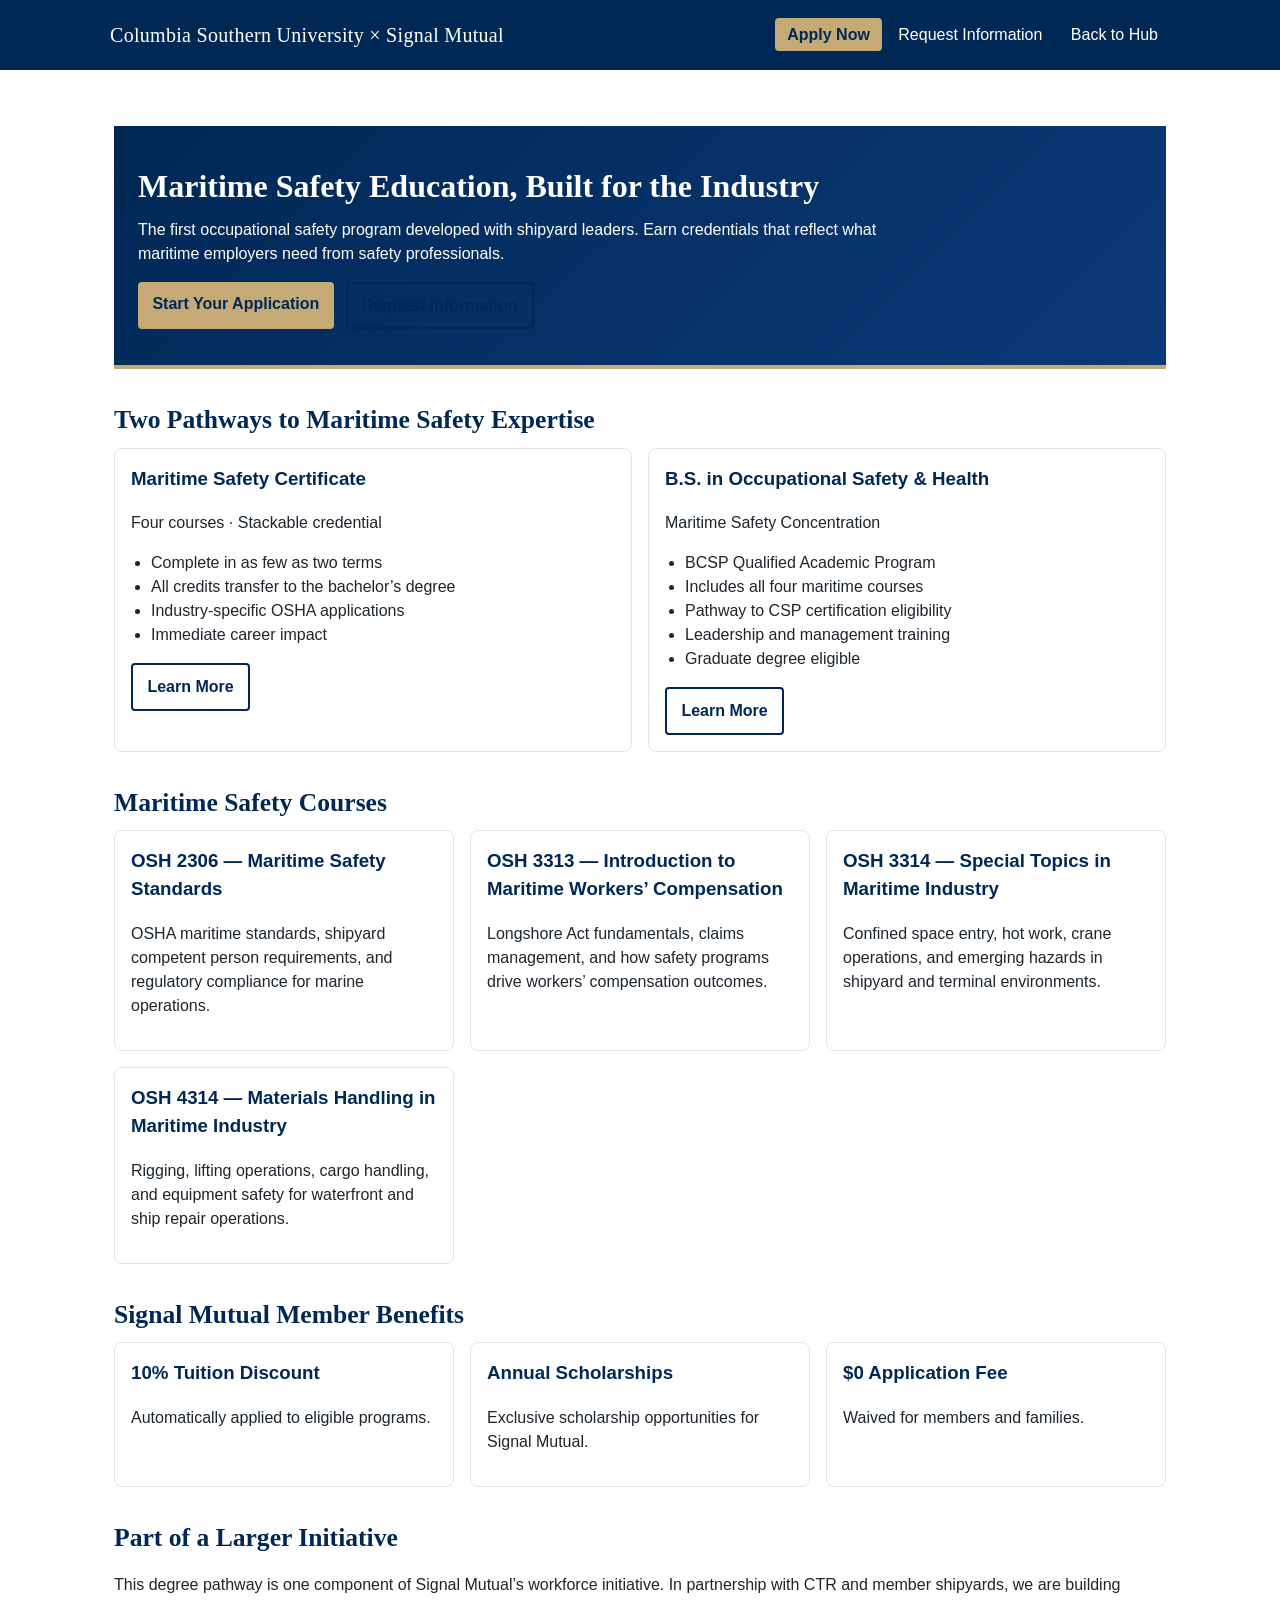
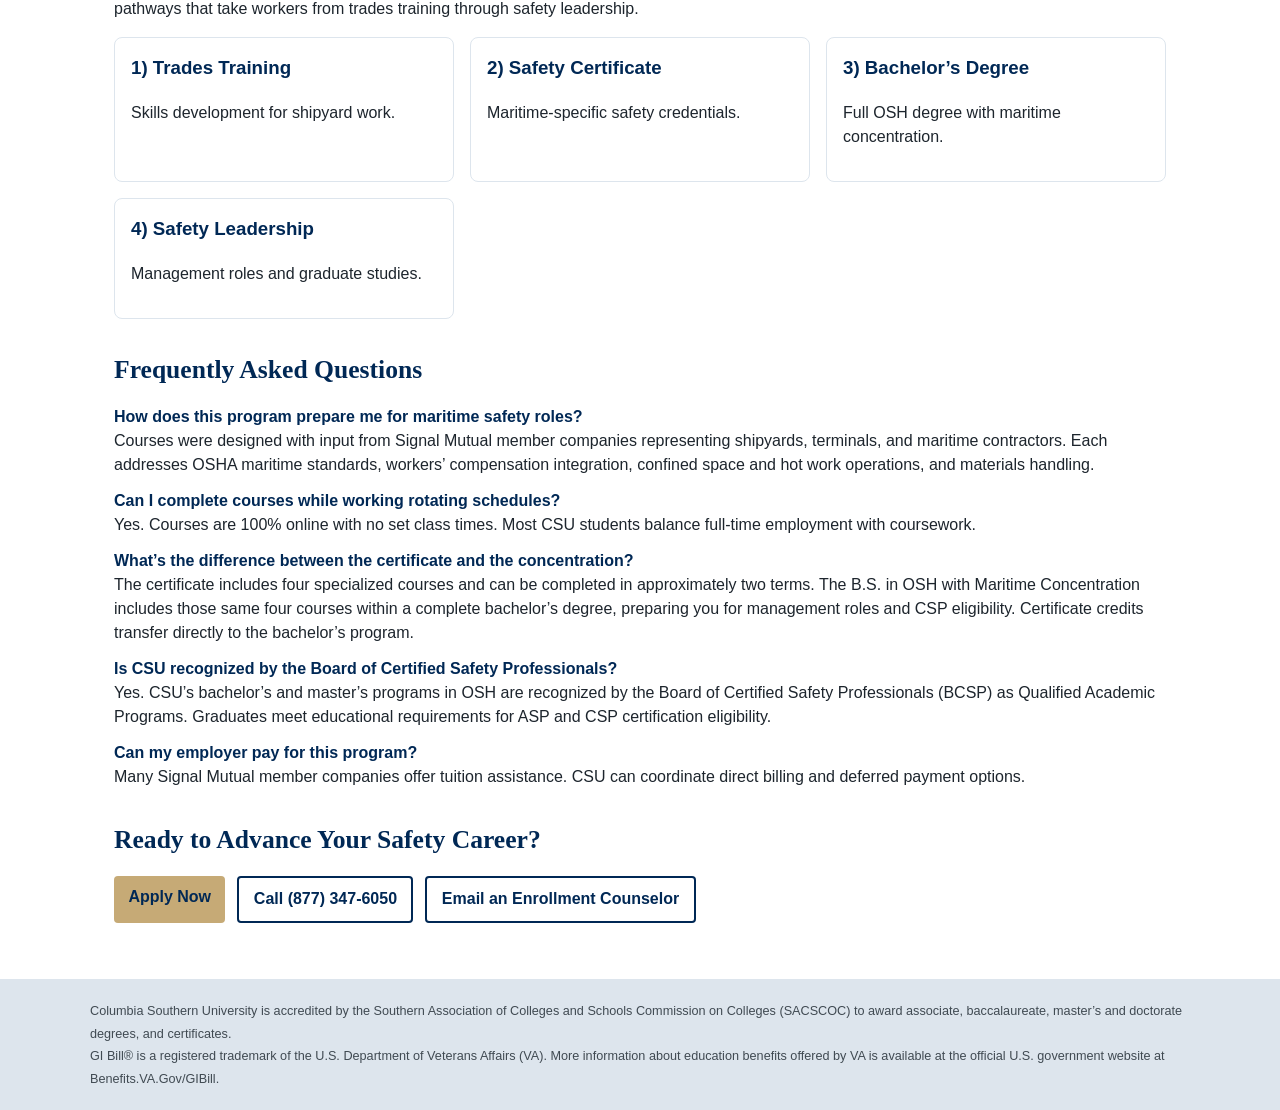
<file: mscopilot-sm.revised.html>
<!doctype html>
<html lang="en">
<head>
  <meta charset="utf-8">
  <meta name="viewport" content="width=device-width, initial-scale=1">
  <title>Maritime Safety Education — Signal × CSU</title>
  <style>
/* CSU brand-aligned minimal CSS */
:root {
  --csu-navy: #002855;
  --csu-gold: #C6AA76;
  --csu-neutral: #1D252D;
  --csu-light: #DDE5ED;
  --white: #FFFFFF;
}
* { box-sizing: border-box; }
html { scroll-behavior: smooth; }
body {
  margin: 0;
  color: var(--csu-neutral);
  font-family: Helvetica, Arial, sans-serif; /* Web-safe per CSU field guide */
  line-height: 1.5;
}
.skip-link {
  position: absolute; left: -9999px; top: auto;
}
.skip-link:focus {
  left: 1rem; top: 1rem; background: var(--white); color: var(--csu-navy);
  padding: .5rem .75rem; border: 2px solid var(--csu-navy);
}
header { background: var(--csu-navy); color: var(--white); }
.header-inner {
  max-width: 1100px; margin: 0 auto; padding: 1.25rem;
  display: flex; align-items: center; justify-content: space-between; flex-wrap: wrap;
}
.brand { font-family: Cambria, Georgia, serif; font-size: 1.25rem; letter-spacing: .3px; }
nav a { color: var(--white); text-decoration: none; padding: .5rem .75rem; border-radius: 4px; }
nav a.cta { background: var(--csu-gold); color: var(--csu-navy); font-weight: 700; }
main { max-width: 1100px; margin: 0 auto; padding: 1.5rem; }
.hero {
  background: linear-gradient(135deg, var(--csu-navy), #0b3a78); color: var(--white);
  padding: 2.25rem 1.5rem; border-bottom: 4px solid var(--csu-gold);
}
.hero h1 { font-family: Cambria, Georgia, serif; margin: 0 0 .5rem; font-size: 2rem; }
.hero p { max-width: 760px; margin: 0.25rem 0 0; }
.metrics { display: grid; gap: 1rem; grid-template-columns: repeat(auto-fit, minmax(160px, 1fr)); margin-top: 1rem; }
.metric { background: var(--white); color: var(--csu-navy); padding: 1rem; border-left: 4px solid var(--csu-gold); border-radius: 6px; }
.metric .num { font-size: 1.75rem; font-weight: 800; }
section { margin: 2rem 0; }
section h2 { font-family: Cambria, Georgia, serif; font-size: 1.6rem; margin-bottom: .5rem; color: var(--csu-navy); }
.card-grid { display: grid; gap: 1rem; grid-template-columns: repeat(auto-fit, minmax(260px, 1fr)); }
.card { border: 1px solid var(--csu-light); border-radius: 8px; padding: 1rem; background: var(--white); }
.card h3 { margin-top: 0; color: var(--csu-navy); }
.list { list-style: disc; padding-left: 1.25rem; }
.cta-row { display: flex; gap: .75rem; flex-wrap: wrap; margin-top: 1rem; }
.btn { display: inline-block; text-decoration: none; padding: .6rem .9rem; border-radius: 4px; font-weight: 700; }
.btn-primary { background: var(--csu-gold); color: var(--csu-navy); }
.btn-secondary { border: 2px solid var(--csu-navy); color: var(--csu-navy); background: transparent; }
.notice { background: var(--csu-light); padding: .75rem; border-left: 4px solid var(--csu-navy); border-radius: 4px; }
footer { background: var(--csu-light); padding: 1.25rem; }
footer .footer-inner { max-width: 1100px; margin: 0 auto; font-size: .95rem; }
small { color: #404a52; }
hr { border: none; border-top: 1px solid var(--csu-light); margin: 1.5rem 0; }
@media (prefers-color-scheme: dark) {
  body { background: #0c1116; color: #e6eef6; }
  .card, .metric { background: #101a25; color: #e6eef6; }
  .notice { background: #0f1a26; }
  footer { background: #0f1a26; }
}

  .faq dt { font-weight: 700; margin-top: .75rem; color: var(--csu-navy); }
  .faq dd { margin-left: 0; margin-bottom: .75rem; }
  </style>
</head>
<body>
<a class="skip-link" href="#main">Skip to content</a>
<header>
  <div class="header-inner">
    <div class="brand" aria-label="Columbia Southern University">Columbia Southern University × Signal Mutual</div>
    <nav aria-label="Primary">
      <a class="cta" href="#enroll">Apply Now</a>
      <a href="mailto:LearningPartners@ColumbiaSouthern.edu?subject=Signal%20Mutual%20Maritime%20Safety%20Education">Request Information</a>
      <a href="index.html">Back to Hub</a>
    </nav>
  </div>
</header>
<main id="main">
  <section class="hero" role="banner">
    <h1>Maritime Safety Education, Built for the Industry</h1>
    <p>The first occupational safety program developed with shipyard leaders. Earn credentials that reflect what maritime employers need from safety professionals.</p>
    <div class="cta-row">
      <a class="btn btn-primary" href="#enroll">Start Your Application</a>
      <a class="btn btn-secondary" href="mailto:LearningPartners@ColumbiaSouthern.edu?subject=Signal%20Mutual%20Maritime%20Safety%20Education">Request Information</a>
    </div>
  </section>

  <section aria-labelledby="pathways">
    <h2 id="pathways">Two Pathways to Maritime Safety Expertise</h2>
    <div class="card-grid">
      <article class="card">
        <h3>Maritime Safety Certificate</h3>
        <p>Four courses · Stackable credential</p>
        <ul class="list">
          <li>Complete in as few as two terms</li>
          <li>All credits transfer to the bachelor’s degree</li>
          <li>Industry‑specific OSHA applications</li>
          <li>Immediate career impact</li>
        </ul>
        <a class="btn btn-secondary" href="#enroll">Learn More</a>
      </article>
      <article class="card">
        <h3>B.S. in Occupational Safety & Health</h3>
        <p>Maritime Safety Concentration</p>
        <ul class="list">
          <li>BCSP Qualified Academic Program</li>
          <li>Includes all four maritime courses</li>
          <li>Pathway to CSP certification eligibility</li>
          <li>Leadership and management training</li>
          <li>Graduate degree eligible</li>
        </ul>
        <a class="btn btn-secondary" href="#enroll">Learn More</a>
      </article>
    </div>
  </section>

  <section aria-labelledby="courses">
    <h2 id="courses">Maritime Safety Courses</h2>
    <div class="card-grid">
      <article class="card"><h3>OSH 2306 — Maritime Safety Standards</h3><p>OSHA maritime standards, shipyard competent person requirements, and regulatory compliance for marine operations.</p></article>
      <article class="card"><h3>OSH 3313 — Introduction to Maritime Workers’ Compensation</h3><p>Longshore Act fundamentals, claims management, and how safety programs drive workers’ compensation outcomes.</p></article>
      <article class="card"><h3>OSH 3314 — Special Topics in Maritime Industry</h3><p>Confined space entry, hot work, crane operations, and emerging hazards in shipyard and terminal environments.</p></article>
      <article class="card"><h3>OSH 4314 — Materials Handling in Maritime Industry</h3><p>Rigging, lifting operations, cargo handling, and equipment safety for waterfront and ship repair operations.</p></article>
    </div>
  </section>

  <section aria-labelledby="benefits">
    <h2 id="benefits">Signal Mutual Member Benefits</h2>
    <div class="card-grid">
      <article class="card"><h3>10% Tuition Discount</h3><p>Automatically applied to eligible programs.</p></article>
      <article class="card"><h3>Annual Scholarships</h3><p>Exclusive scholarship opportunities for Signal Mutual.</p></article>
      <article class="card"><h3>$0 Application Fee</h3><p>Waived for members and families.</p></article>
    </div>
  </section>

  <section aria-labelledby="initiative">
    <h2 id="initiative">Part of a Larger Initiative</h2>
    <p>This degree pathway is one component of Signal Mutual’s workforce initiative. In partnership with CTR and member shipyards, we are building pathways that take workers from trades training through safety leadership.</p>
    <div class="card-grid">
      <article class="card"><h3>1) Trades Training</h3><p>Skills development for shipyard work.</p></article>
      <article class="card"><h3>2) Safety Certificate</h3><p>Maritime‑specific safety credentials.</p></article>
      <article class="card"><h3>3) Bachelor’s Degree</h3><p>Full OSH degree with maritime concentration.</p></article>
      <article class="card"><h3>4) Safety Leadership</h3><p>Management roles and graduate studies.</p></article>
    </div>
  </section>

  <section aria-labelledby="faq">
    <h2 id="faq">Frequently Asked Questions</h2>
    <dl class="faq">
      <dt>How does this program prepare me for maritime safety roles?</dt>
      <dd>Courses were designed with input from Signal Mutual member companies representing shipyards, terminals, and maritime contractors. Each addresses OSHA maritime standards, workers’ compensation integration, confined space and hot work operations, and materials handling.</dd>
      <dt>Can I complete courses while working rotating schedules?</dt>
      <dd>Yes. Courses are 100% online with no set class times. Most CSU students balance full‑time employment with coursework.</dd>
      <dt>What’s the difference between the certificate and the concentration?</dt>
      <dd>The certificate includes four specialized courses and can be completed in approximately two terms. The B.S. in OSH with Maritime Concentration includes those same four courses within a complete bachelor’s degree, preparing you for management roles and CSP eligibility. Certificate credits transfer directly to the bachelor’s program.</dd>
      <dt>Is CSU recognized by the Board of Certified Safety Professionals?</dt>
      <dd>Yes. CSU’s bachelor’s and master’s programs in OSH are recognized by the Board of Certified Safety Professionals (BCSP) as Qualified Academic Programs. Graduates meet educational requirements for ASP and CSP certification eligibility.</dd>
      <dt>Can my employer pay for this program?</dt>
      <dd>Many Signal Mutual member companies offer tuition assistance. CSU can coordinate direct billing and deferred payment options.</dd>
    </dl>
  </section>

  <section id="enroll" aria-labelledby="enroll-title">
    <h2 id="enroll-title">Ready to Advance Your Safety Career?</h2>
    <div class="cta-row">
      <a class="btn btn-primary" href="https://www.columbiasouthern.edu/signal-mutual/" target="_blank" rel="noopener">Apply Now</a>
      <a class="btn btn-secondary" href="tel:8773476050" aria-label="Call 877-347-6050">Call (877) 347‑6050</a>
      <a class="btn btn-secondary" href="mailto:LearningPartners@ColumbiaSouthern.edu?subject=Signal%20Mutual%20Maritime%20Safety%20Education">Email an Enrollment Counselor</a>
    </div>
  </section>
</main>
<footer>
  <div class="footer-inner">
    <small>Columbia Southern University is accredited by the Southern Association of Colleges and Schools Commission on Colleges (SACSCOC) to award associate, baccalaureate, master’s and doctorate degrees, and certificates.</small>
    <br/>
    <small>GI Bill® is a registered trademark of the U.S. Department of Veterans Affairs (VA). More information about education benefits offered by VA is available at the official U.S. government website at Benefits.VA.Gov/GIBill.</small>
  </div>
</footer>
</body>
</html>
</file>
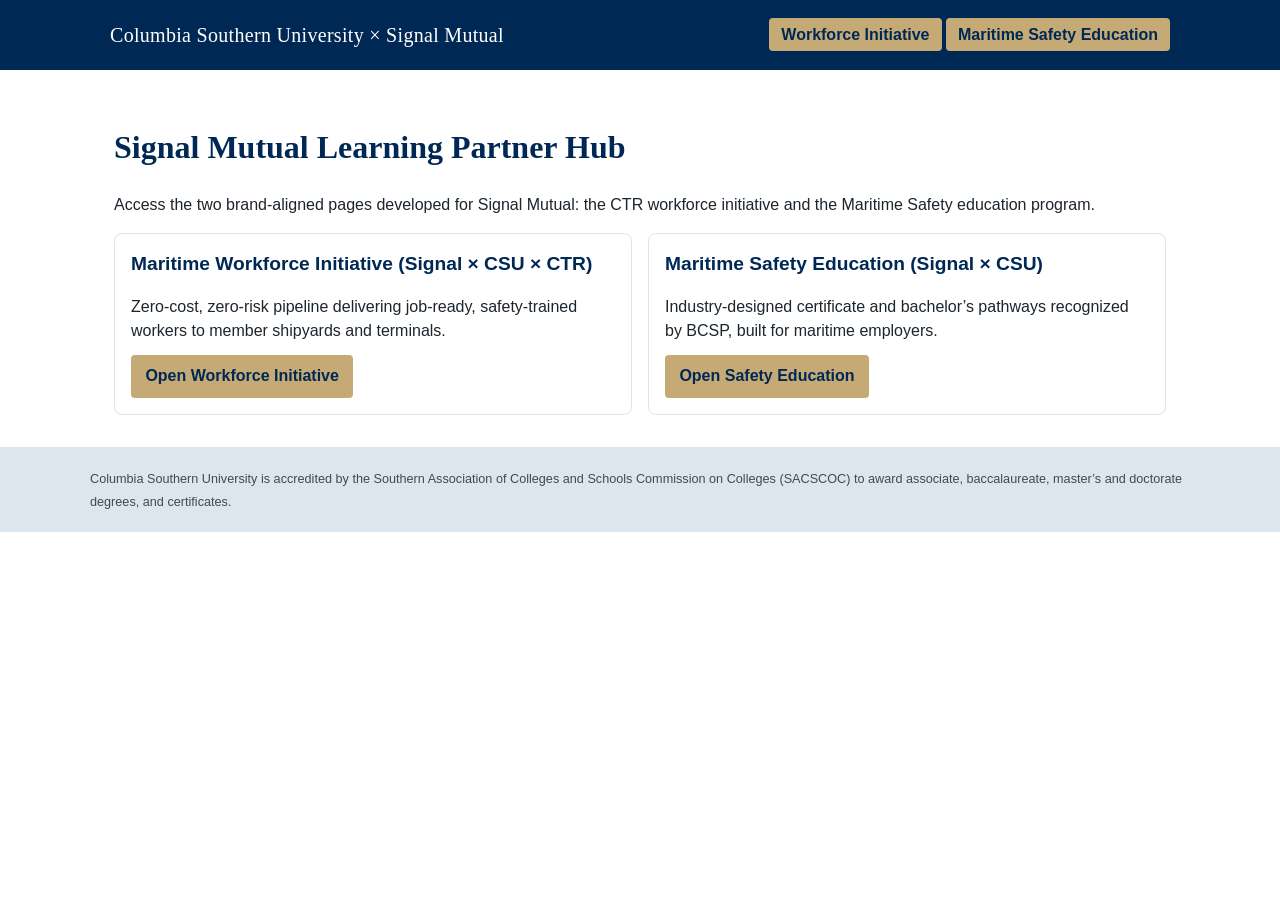
<file: signal-hub.html>
<!doctype html>
<html lang="en">
<head>
  <meta charset="utf-8">
  <meta name="viewport" content="width=device-width, initial-scale=1">
  <title>Signal Mutual × Columbia Southern University</title>
  <style>
/* CSU brand-aligned minimal CSS */
:root {
  --csu-navy: #002855;
  --csu-gold: #C6AA76;
  --csu-neutral: #1D252D;
  --csu-light: #DDE5ED;
  --white: #FFFFFF;
}
* { box-sizing: border-box; }
html { scroll-behavior: smooth; }
body {
  margin: 0;
  color: var(--csu-neutral);
  font-family: Helvetica, Arial, sans-serif; /* Web-safe per CSU field guide */
  line-height: 1.5;
}
.skip-link {
  position: absolute; left: -9999px; top: auto;
}
.skip-link:focus {
  left: 1rem; top: 1rem; background: var(--white); color: var(--csu-navy);
  padding: .5rem .75rem; border: 2px solid var(--csu-navy);
}
header { background: var(--csu-navy); color: var(--white); }
.header-inner {
  max-width: 1100px; margin: 0 auto; padding: 1.25rem;
  display: flex; align-items: center; justify-content: space-between; flex-wrap: wrap;
}
.brand { font-family: Cambria, Georgia, serif; font-size: 1.25rem; letter-spacing: .3px; }
nav a { color: var(--white); text-decoration: none; padding: .5rem .75rem; border-radius: 4px; }
nav a.cta { background: var(--csu-gold); color: var(--csu-navy); font-weight: 700; }
main { max-width: 1100px; margin: 0 auto; padding: 1.5rem; }
.hero {
  background: linear-gradient(135deg, var(--csu-navy), #0b3a78); color: var(--white);
  padding: 2.25rem 1.5rem; border-bottom: 4px solid var(--csu-gold);
}
.hero h1 { font-family: Cambria, Georgia, serif; margin: 0 0 .5rem; font-size: 2rem; }
.hero p { max-width: 760px; margin: 0.25rem 0 0; }
.metrics { display: grid; gap: 1rem; grid-template-columns: repeat(auto-fit, minmax(160px, 1fr)); margin-top: 1rem; }
.metric { background: var(--white); color: var(--csu-navy); padding: 1rem; border-left: 4px solid var(--csu-gold); border-radius: 6px; }
.metric .num { font-size: 1.75rem; font-weight: 800; }
section { margin: 2rem 0; }
section h2 { font-family: Cambria, Georgia, serif; font-size: 1.6rem; margin-bottom: .5rem; color: var(--csu-navy); }
.card-grid { display: grid; gap: 1rem; grid-template-columns: repeat(auto-fit, minmax(260px, 1fr)); }
.card { border: 1px solid var(--csu-light); border-radius: 8px; padding: 1rem; background: var(--white); }
.card h3 { margin-top: 0; color: var(--csu-navy); }
.list { list-style: disc; padding-left: 1.25rem; }
.cta-row { display: flex; gap: .75rem; flex-wrap: wrap; margin-top: 1rem; }
.btn { display: inline-block; text-decoration: none; padding: .6rem .9rem; border-radius: 4px; font-weight: 700; }
.btn-primary { background: var(--csu-gold); color: var(--csu-navy); }
.btn-secondary { border: 2px solid var(--csu-navy); color: var(--csu-navy); background: transparent; }
.notice { background: var(--csu-light); padding: .75rem; border-left: 4px solid var(--csu-navy); border-radius: 4px; }
footer { background: var(--csu-light); padding: 1.25rem; }
footer .footer-inner { max-width: 1100px; margin: 0 auto; font-size: .95rem; }
small { color: #404a52; }
hr { border: none; border-top: 1px solid var(--csu-light); margin: 1.5rem 0; }
@media (prefers-color-scheme: dark) {
  body { background: #0c1116; color: #e6eef6; }
  .card, .metric { background: #101a25; color: #e6eef6; }
  .notice { background: #0f1a26; }
  footer { background: #0f1a26; }
}

  .hub { max-width: 1100px; margin: 0 auto; padding: 2rem 1.5rem; }
  .hub h1 { font-family: Cambria, Georgia, serif; color: var(--csu-navy); }
  .link-cards { display: grid; gap: 1rem; grid-template-columns: repeat(auto-fit, minmax(280px, 1fr)); }
  .link-card { border: 1px solid var(--csu-light); border-radius: 8px; padding: 1rem; background: var(--white); }
  .link-card h2 { margin-top: 0; font-size: 1.2rem; color: var(--csu-navy); }
  .link-card p { margin-bottom: .75rem; }
  </style>
</head>
<body>
<a class="skip-link" href="#main">Skip to content</a>
<header>
  <div class="header-inner">
    <div class="brand" aria-label="Columbia Southern University">Columbia Southern University × Signal Mutual</div>
    <nav aria-label="Primary">
      <a class="cta" href="claude-ctr.revised.html">Workforce Initiative</a>
      <a class="cta" href="claude-sm.revised.html">Maritime Safety Education</a>
    </nav>
  </div>
</header>
<main id="main" class="hub">
  <h1>Signal Mutual Learning Partner Hub</h1>
  <p>Access the two brand-aligned pages developed for Signal Mutual: the CTR workforce initiative and the Maritime Safety education program.</p>
  <div class="link-cards">
    <article class="link-card">
      <h2>Maritime Workforce Initiative (Signal × CSU × CTR)</h2>
      <p>Zero-cost, zero-risk pipeline delivering job-ready, safety-trained workers to member shipyards and terminals.</p>
      <a class="btn btn-primary" href="mscopilot-ctr.revised.html">Open Workforce Initiative</a>
    </article>
    <article class="link-card">
      <h2>Maritime Safety Education (Signal × CSU)</h2>
      <p>Industry-designed certificate and bachelor’s pathways recognized by BCSP, built for maritime employers.</p>
      <a class="btn btn-primary" href="mscopilot-sm.revised.html">Open Safety Education</a>
    </article>
  </div>
</main>
<footer>
  <div class="footer-inner">
    <small>Columbia Southern University is accredited by the Southern Association of Colleges and Schools Commission on Colleges (SACSCOC) to award associate, baccalaureate, master’s and doctorate degrees, and certificates.</small>
  </div>
</footer>
</body>
</html>
</file>
<file: style.css>
/* ============================================
   PROJECT GALLERY STYLES
   
   Color scheme: Warm dark with cream accents
   Typography: Instrument Serif (display) + DM Sans (body)
   
   To customize:
   - Edit CSS variables below for colors
   - Swap Google Fonts link in HTML for different fonts
============================================ */

:root {
    --bg-primary: #0f0f0f;
    --bg-card: #1a1a1a;
    --bg-card-hover: #222222;
    --text-primary: #f5f0e8;
    --text-secondary: #a39e93;
    --accent: #e8d5b5;
    --accent-muted: #3d3a35;
    --border: #2a2a2a;
    --radius: 12px;
    --transition: 0.3s cubic-bezier(0.4, 0, 0.2, 1);
}

* {
    margin: 0;
    padding: 0;
    box-sizing: border-box;
}

body {
    font-family: 'DM Sans', sans-serif;
    background-color: var(--bg-primary);
    color: var(--text-primary);
    line-height: 1.6;
    min-height: 100vh;
}

/* Subtle grain texture overlay */
body::before {
    content: '';
    position: fixed;
    top: 0;
    left: 0;
    width: 100%;
    height: 100%;
    background-image: url("data:image/svg+xml,%3Csvg viewBox='0 0 256 256' xmlns='http://www.w3.org/2000/svg'%3E%3Cfilter id='noise'%3E%3CfeTurbulence type='fractalNoise' baseFrequency='0.9' numOctaves='4' stitchTiles='stitch'/%3E%3C/filter%3E%3Crect width='100%25' height='100%25' filter='url(%23noise)'/%3E%3C/svg%3E");
    opacity: 0.03;
    pointer-events: none;
    z-index: 1000;
}

/* ============================================
   HEADER
============================================ */

header {
    max-width: 1200px;
    margin: 0 auto;
    padding: 80px 40px 60px;
    text-align: center;
}

header h1 {
    font-family: 'Instrument Serif', serif;
    font-size: clamp(2.5rem, 6vw, 4rem);
    font-weight: 400;
    letter-spacing: -0.02em;
    color: var(--text-primary);
    margin-bottom: 16px;
}

.subtitle {
    font-size: 1.1rem;
    color: var(--text-secondary);
    font-weight: 400;
}

/* ============================================
   GALLERY GRID
============================================ */

.gallery {
    max-width: 1200px;
    margin: 0 auto;
    padding: 0 40px 80px;
    display: grid;
    grid-template-columns: repeat(auto-fill, minmax(320px, 1fr));
    gap: 32px;
}

/* ============================================
   PROJECT CARDS
============================================ */

.card {
    background: var(--bg-card);
    border-radius: var(--radius);
    overflow: hidden;
    border: 1px solid var(--border);
    transition: 
        transform var(--transition),
        border-color var(--transition),
        background-color var(--transition);
}

.card:hover {
    transform: translateY(-4px);
    border-color: var(--accent-muted);
    background: var(--bg-card-hover);
}

.card a {
    text-decoration: none;
    color: inherit;
    display: block;
}

.card-image {
    aspect-ratio: 16 / 10;
    overflow: hidden;
    background: var(--bg-primary);
    border-bottom: 1px solid var(--border);
}

.card-image img {
    width: 100%;
    height: 100%;
    object-fit: cover;
    transition: transform var(--transition);
}

.card:hover .card-image img {
    transform: scale(1.03);
}

.card-content {
    padding: 24px;
}

.card-tags {
    display: flex;
    gap: 8px;
    margin-bottom: 12px;
    flex-wrap: wrap;
}

.tag {
    font-size: 0.75rem;
    font-weight: 500;
    text-transform: uppercase;
    letter-spacing: 0.05em;
    padding: 4px 10px;
    background: var(--accent-muted);
    color: var(--accent);
    border-radius: 4px;
}

.card h2 {
    font-family: 'Instrument Serif', serif;
    font-size: 1.5rem;
    font-weight: 400;
    margin-bottom: 8px;
    color: var(--text-primary);
}

.card p {
    font-size: 0.95rem;
    color: var(--text-secondary);
    line-height: 1.5;
}

/* ============================================
   DOCUMENTATION CARD VARIANT
============================================ */

.card-docs {
    cursor: default;
}

.card-docs:hover {
    transform: none;
}

.card-label {
    aspect-ratio: 16 / 10;
    display: flex;
    align-items: center;
    justify-content: center;
    background: linear-gradient(135deg, var(--bg-primary) 0%, var(--accent-muted) 100%);
    border-bottom: 1px solid var(--border);
}

.card-label span {
    font-family: 'Instrument Serif', serif;
    font-size: 1.5rem;
    color: var(--accent);
    letter-spacing: 0.05em;
}

.doc-links {
    list-style: none;
    margin-top: 16px;
    display: flex;
    flex-direction: column;
    gap: 8px;
}

.doc-links li a {
    display: inline-block;
    font-size: 0.9rem;
    color: var(--accent);
    text-decoration: none;
    padding: 8px 12px;
    background: var(--accent-muted);
    border-radius: 6px;
    transition: background var(--transition), transform var(--transition);
}

.doc-links li a:hover {
    background: var(--border);
    transform: translateX(4px);
}

.card-tags span.tag {
    pointer-events: none;
}

/* ============================================
   FOOTER
============================================ */

footer {
    max-width: 1200px;
    margin: 0 auto;
    padding: 40px;
    text-align: center;
    border-top: 1px solid var(--border);
}

footer p {
    font-size: 0.85rem;
    color: var(--text-secondary);
}

/* ============================================
   RESPONSIVE
============================================ */

@media (max-width: 768px) {
    header {
        padding: 60px 24px 40px;
    }
    
    .gallery {
        padding: 0 24px 60px;
        gap: 24px;
    }
    
    .card-content {
        padding: 20px;
    }
    
    footer {
        padding: 32px 24px;
    }
}

@media (max-width: 400px) {
    .gallery {
        grid-template-columns: 1fr;
    }
}

/* ============================================
   OPTIONAL: Loading animation for images
   Add class="lazy" to img tags to use
============================================ */

.card-image img {
    opacity: 0;
    animation: fadeIn 0.5s ease forwards;
}

@keyframes fadeIn {
    to {
        opacity: 1;
    }
}
</file>
